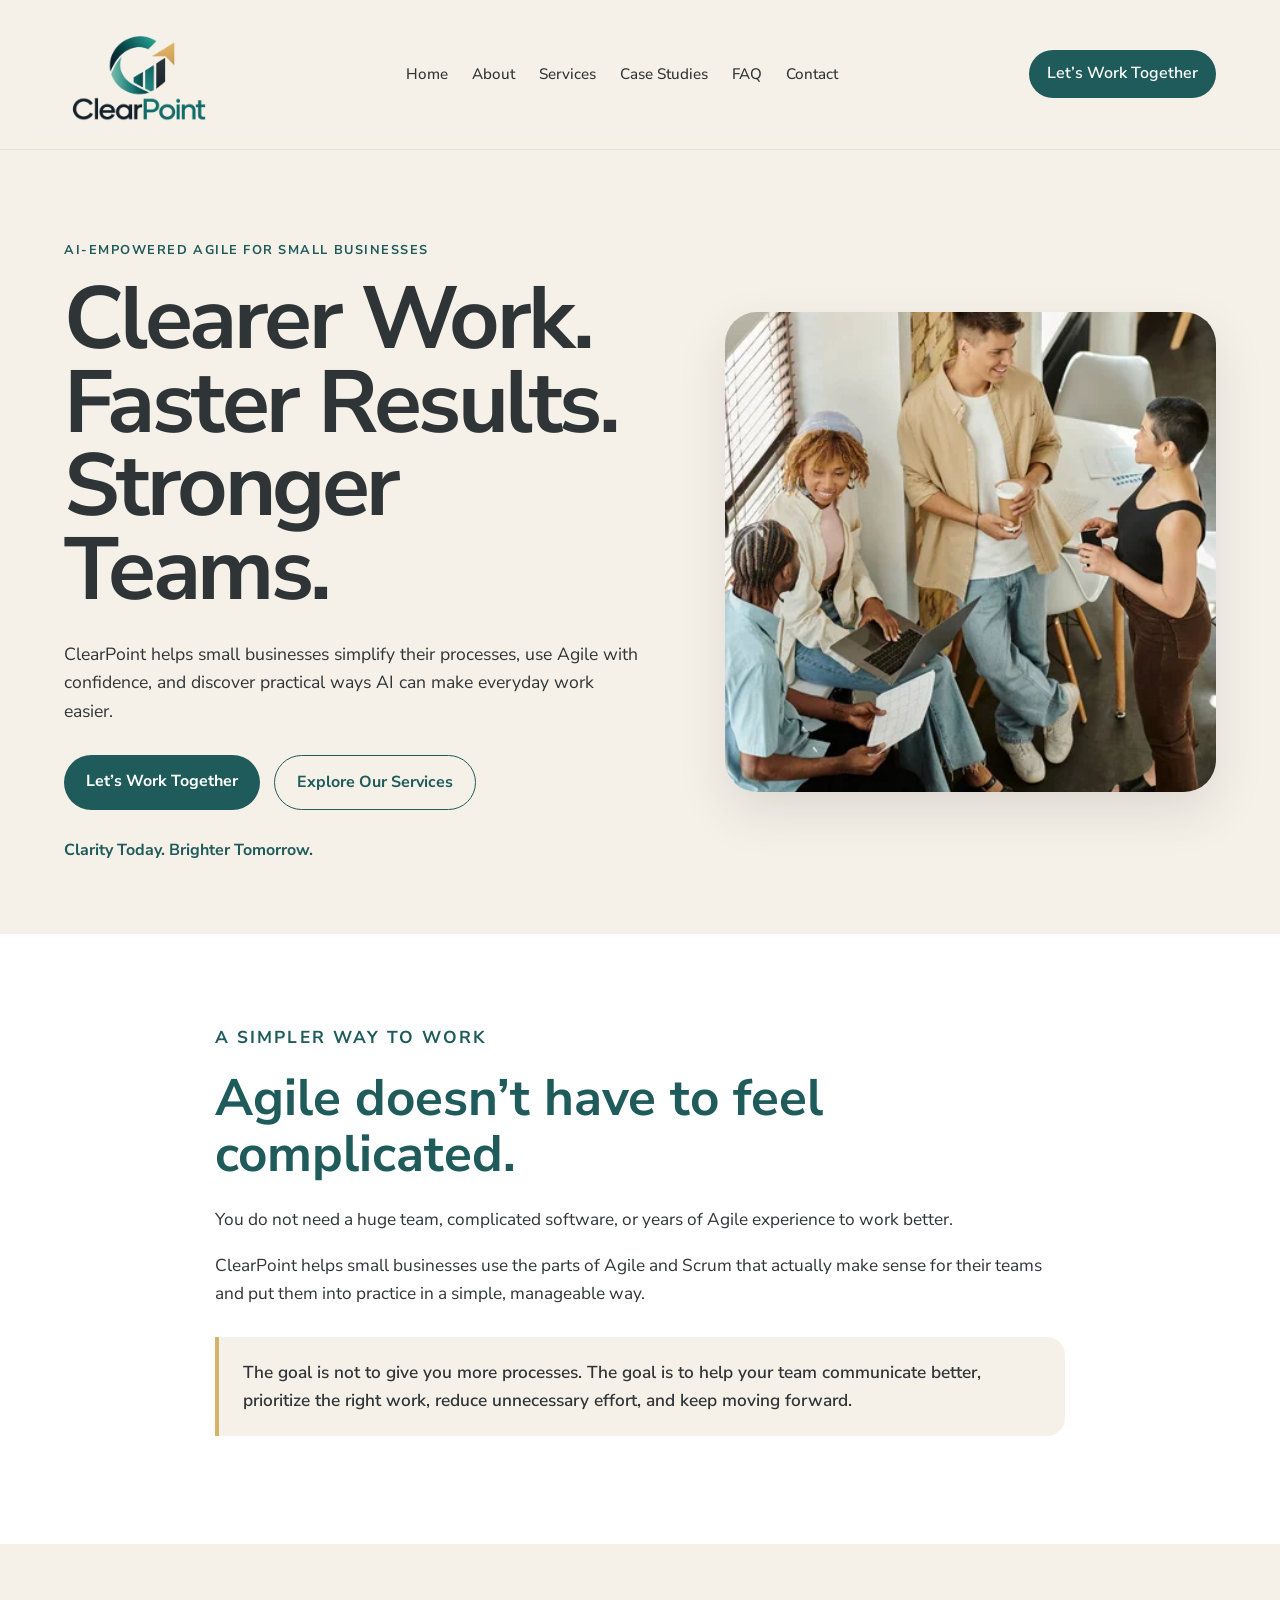
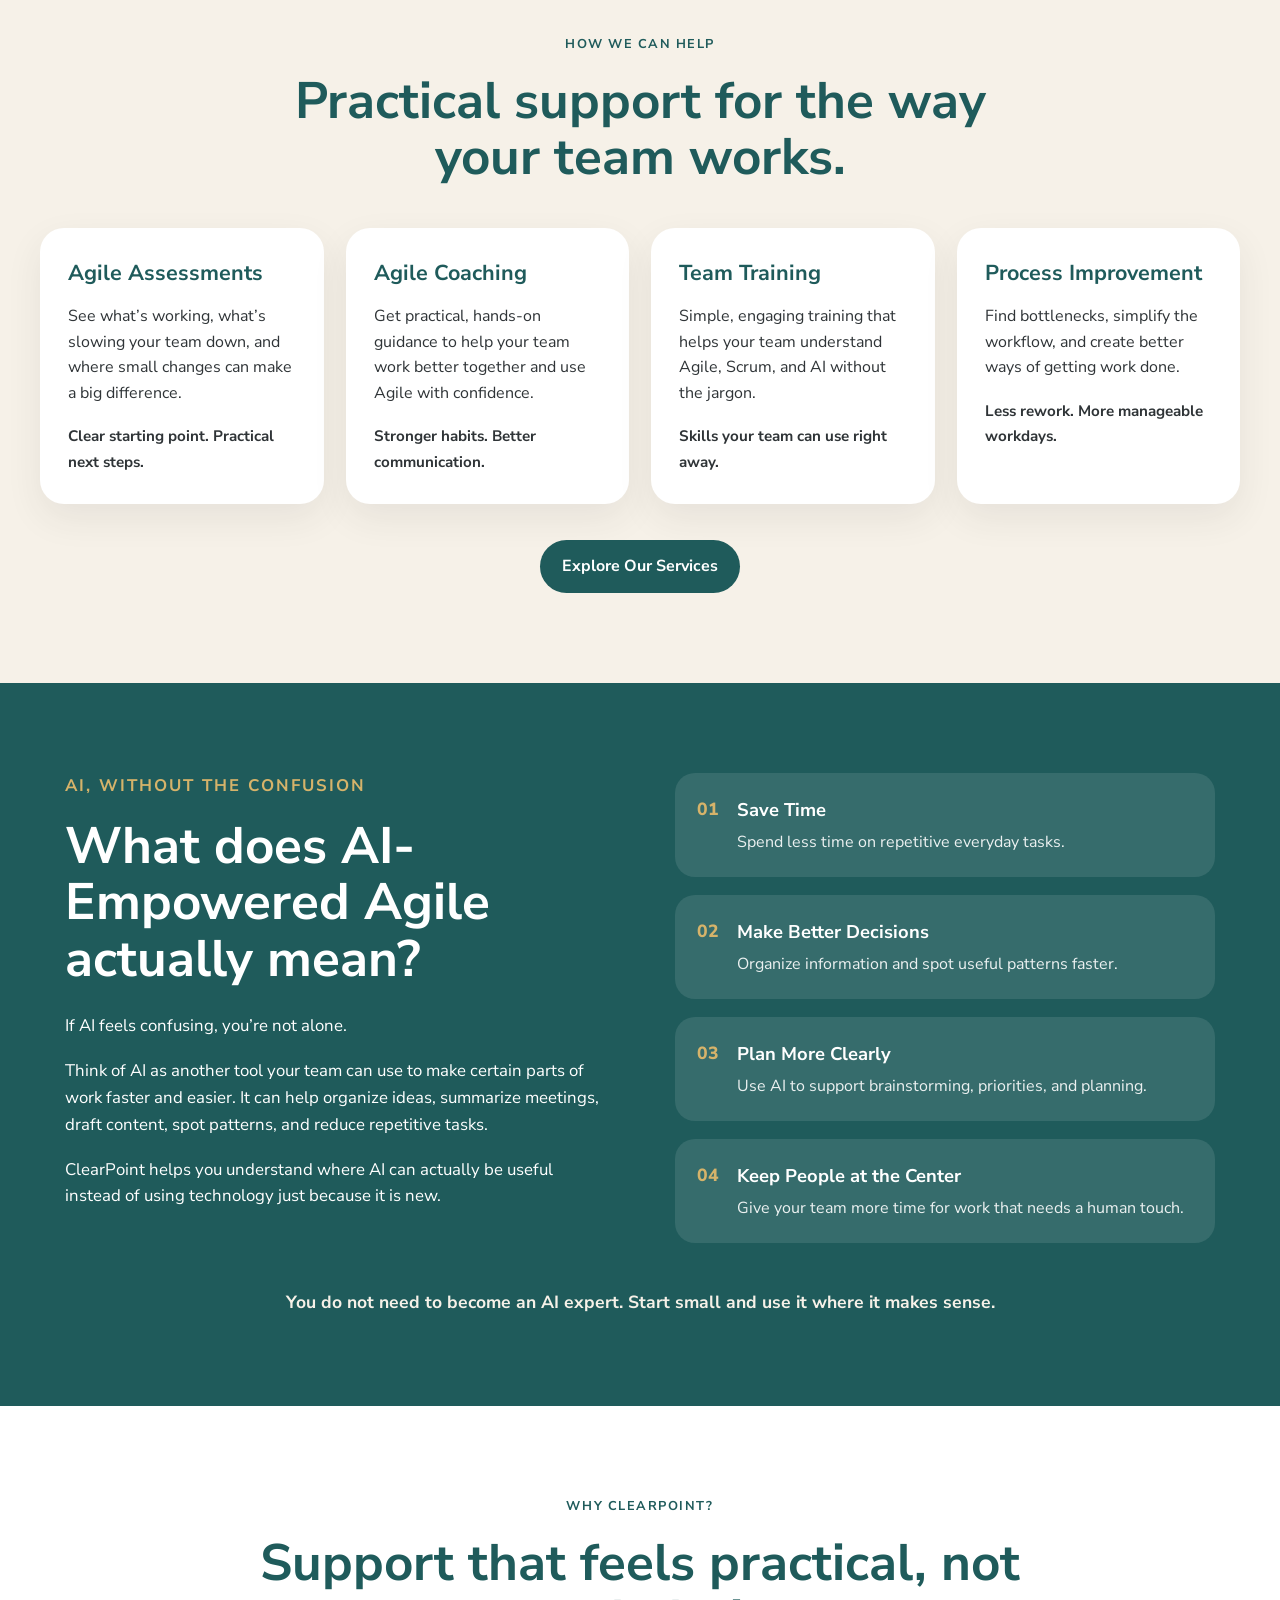
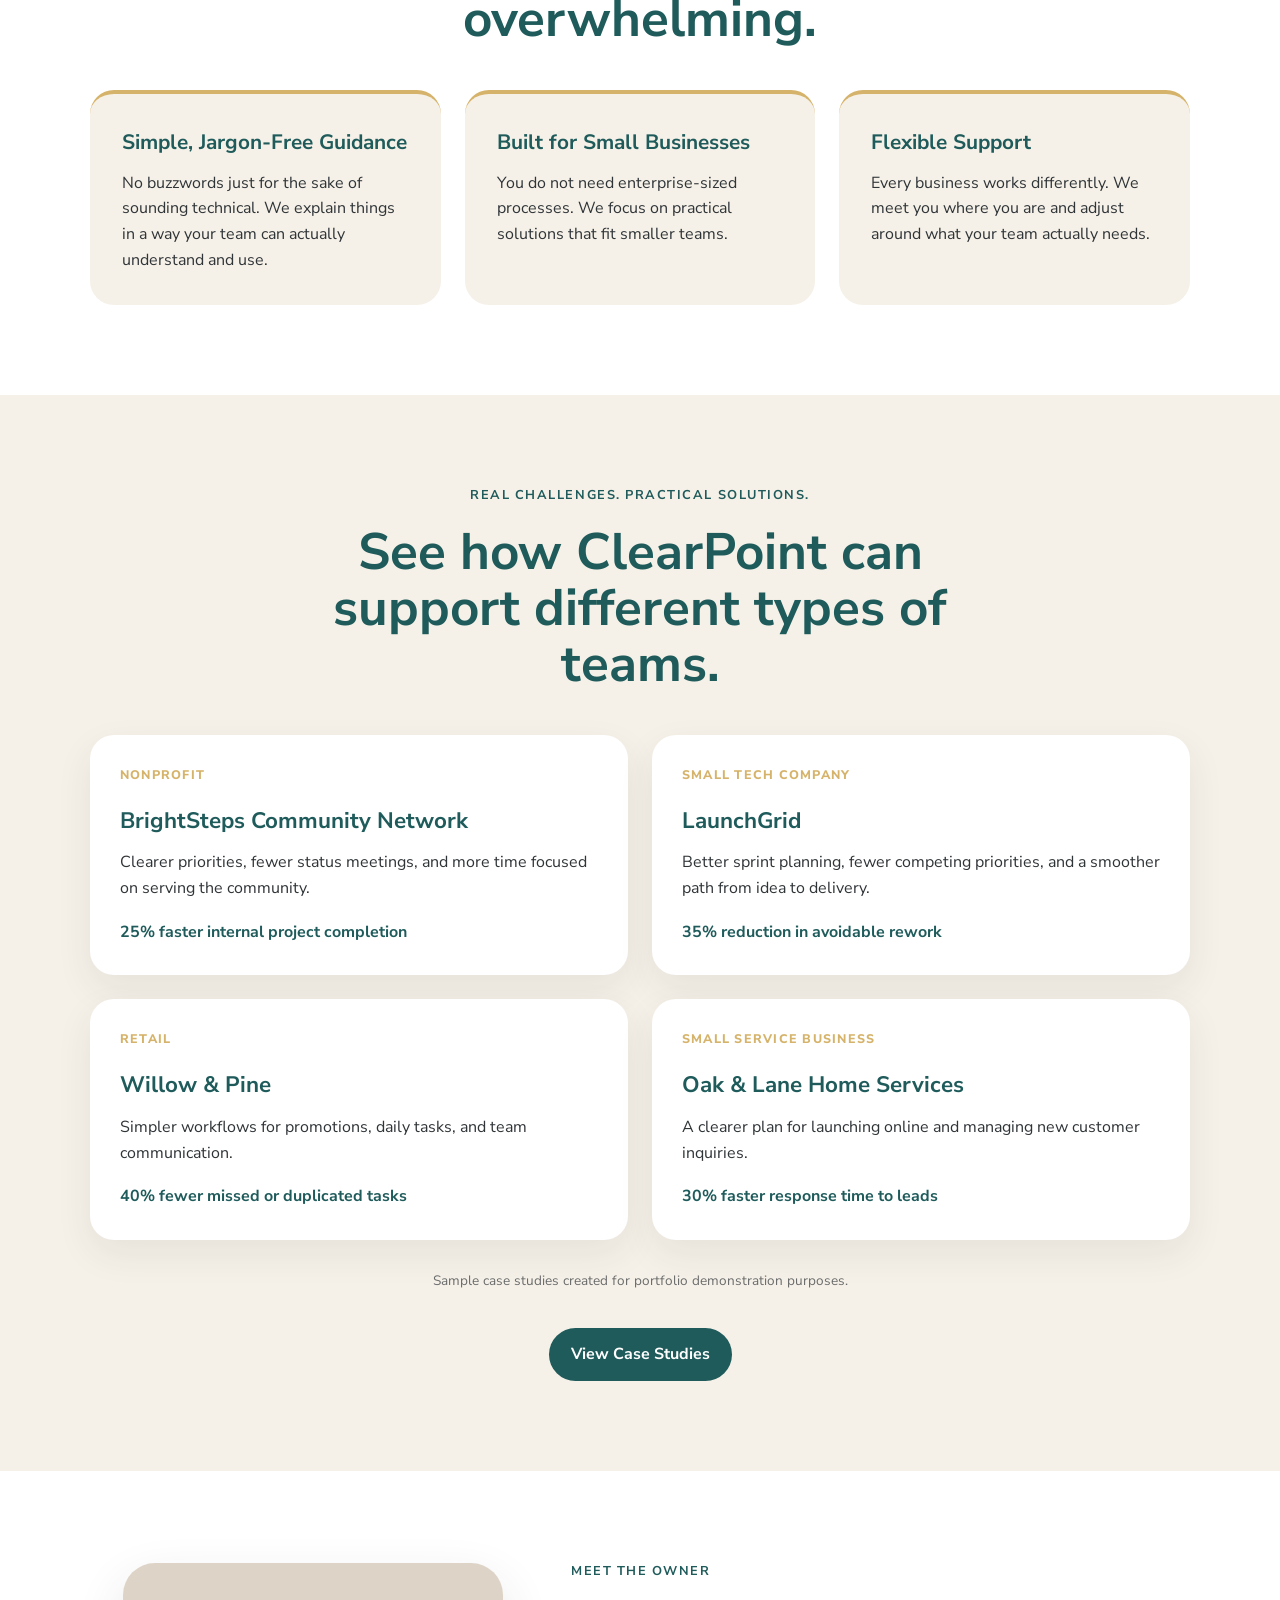
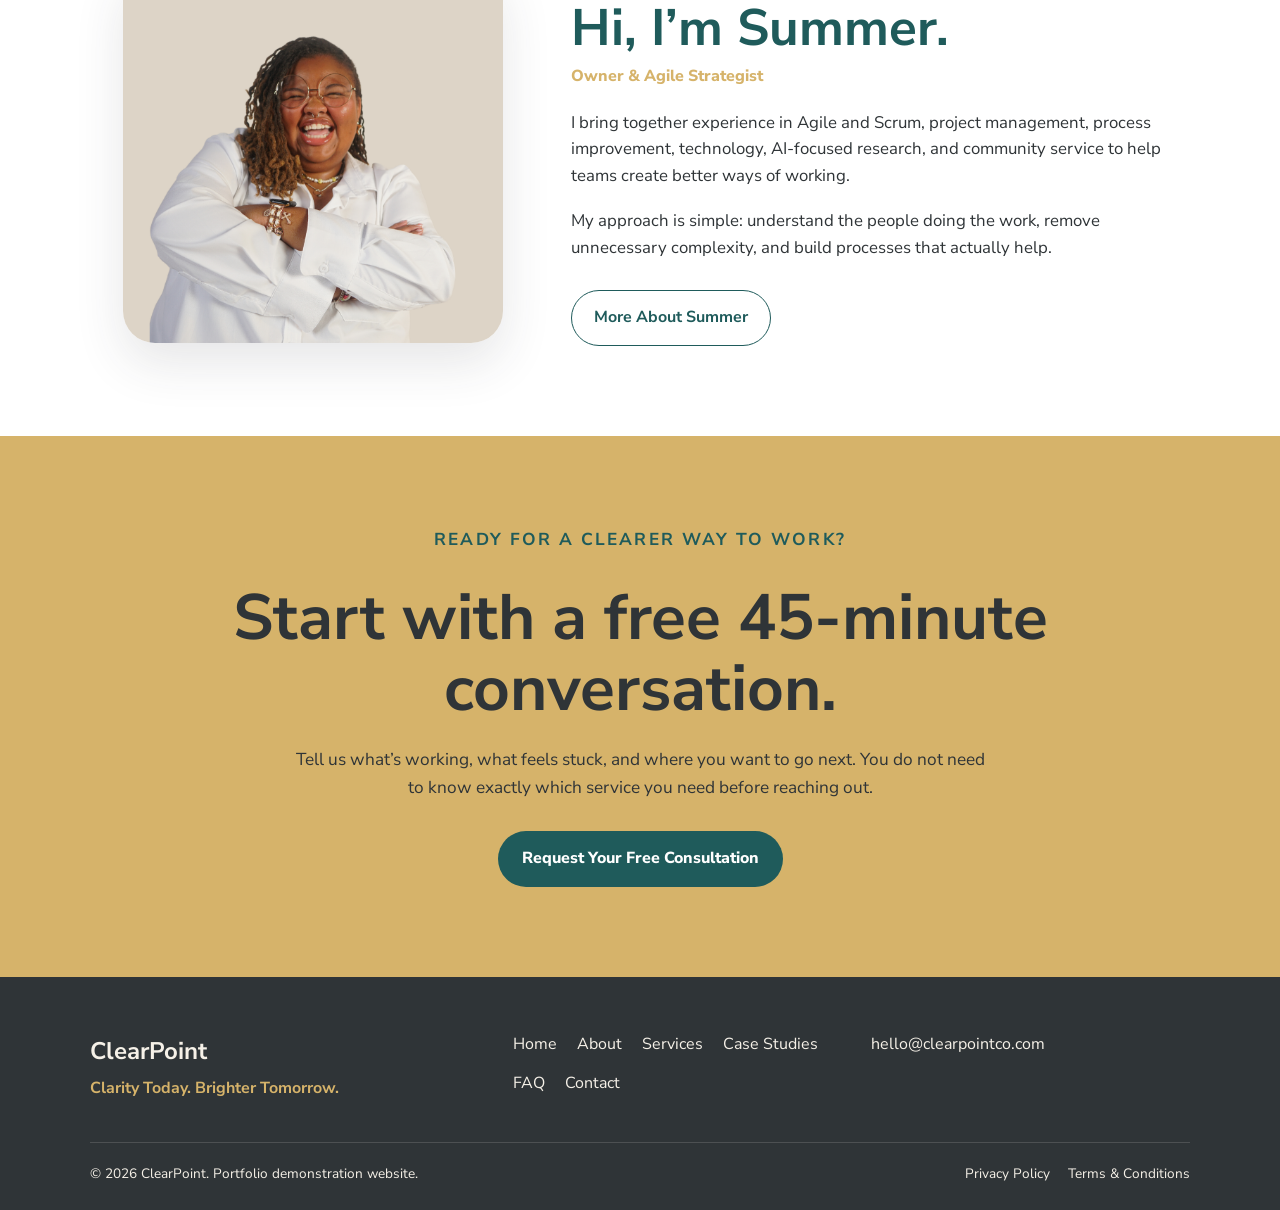
<file: index.html>
<!DOCTYPE html>
<html lang="en">
<head> 
    <meta charset="UTF-8">
    <meta name="viewport" content="width=device-width, initial-scale=1.0">
    <meta name="description" content="ClearPoint helps small businesses simplify work through practical Agile coaching, team training, process improvement, and approachable AI-powered solutions.">
    <title>ClearPoint | Agile & AI Consulting for Small Businesses</title>
    <link rel="preconnect" href="https://fonts.googleapis.com">
<link rel="preconnect" href="https://fonts.gstatic.com" crossorigin>
<link href="https://fonts.googleapis.com/css2?family=Nunito+Sans:wght@400;500;600;700;800&display=swap" rel="stylesheet">
    <link rel="icon" type="image/png" href="images/favicon.png">
<link rel="icon" type="image/png" href="images/favicon.png">
<link rel="icon" type="image/png" href="images/favicon.png">
<link rel="stylesheet" href="style.css">
</head>
<body>
<header class="site-header">
    <nav class="navbar">
      <a href="index.html" class="brand">
    <img src="images/clearpoint-logo.png" alt="ClearPoint">
</a>
        <div class="nav-links">
            <a href="index.html">Home</a>
            <a href="about.html">About</a>
            <a href="services.html">Services</a>
            <a href="case-studies.html">Case Studies</a>
            <a href="faq.html">FAQ</a>
            <a href="contact.html">Contact</a>
        </div>
        <button class="menu-toggle" aria-label="Open navigation menu" aria-expanded="false">
    ☰
</button>

        <a href="contact.html" class="nav-button">Let’s Work Together</a>
    </nav>
</header>    
<main>
    <section class="hero">
        <div class="hero-content">

            <p class="eyebrow">AI-EMPOWERED AGILE FOR SMALL BUSINESSES</p>

            <h1>
                Clearer Work.<br>
                Faster Results.<br>
                Stronger Teams.
            </h1>

            <p class="hero-description">
                ClearPoint helps small businesses simplify their processes,
                use Agile with confidence, and discover practical ways AI
                can make everyday work easier.
            </p>

            <div class="hero-buttons">
                <a href="contact.html" class="primary-button">
                    Let’s Work Together
                </a>

                <a href="services.html" class="secondary-button">
                    Explore Our Services
                </a>
            </div>

            <p class="hero-tagline">
                Clarity Today. Brighter Tomorrow.
            </p>

        </div>

        <div class="hero-image">
            <img src="images/hero-team.png" alt="Diverse team collaborating in a casual startup workspace" class="hero-photo">
        </div>
        </div>
    </section>
    <section class="intro-section">
    <div class="intro-content">
        <p class="eyebrow">A SIMPLER WAY TO WORK</p>

        <h2>Agile doesn’t have to feel complicated.</h2>

        <p>
            You do not need a huge team, complicated software, or years of Agile
            experience to work better.
        </p>

        <p>
            ClearPoint helps small businesses use the parts of Agile and Scrum
            that actually make sense for their teams and put them into practice
            in a simple, manageable way.
        </p>

        <p class="intro-highlight">
            The goal is not to give you more processes. The goal is to help your
            team communicate better, prioritize the right work, reduce unnecessary
            effort, and keep moving forward.
        </p>
    </div>
</section>
<section class="services-preview">
    <div class="section-heading">
        <p class="eyebrow">HOW WE CAN HELP</p>
        <h2>Practical support for the way your team works.</h2>
    </div>

    <div class="service-grid">

        <article class="service-card">
            <h3>Agile Assessments</h3>
            <p>
                See what’s working, what’s slowing your team down,
                and where small changes can make a big difference.
            </p>
            <span>
                Clear starting point. Practical next steps.
            </span>
        </article>

        <article class="service-card">
            <h3>Agile Coaching</h3>
            <p>
                Get practical, hands-on guidance to help your team
                work better together and use Agile with confidence.
            </p>
            <span>
                Stronger habits. Better communication.
            </span>
        </article>

        <article class="service-card">
            <h3>Team Training</h3>
            <p>
                Simple, engaging training that helps your team understand
                Agile, Scrum, and AI without the jargon.
            </p>
            <span>
                Skills your team can use right away.
            </span>
        </article>

        <article class="service-card">
            <h3>Process Improvement</h3>
            <p>
                Find bottlenecks, simplify the workflow, and create
                better ways of getting work done.
            </p>
            <span>
                Less rework. More manageable workdays.
            </span>
        </article>

    </div>

    <div class="section-button-wrap">
        <a href="services.html" class="primary-button">
            Explore Our Services
        </a>
    </div>
</section>
<section class="ai-section">
    <div class="ai-layout">

        <div class="ai-copy">
            <p class="eyebrow">AI, WITHOUT THE CONFUSION</p>

            <h2>What does AI-Empowered Agile actually mean?</h2>

            <p>
                If AI feels confusing, you’re not alone.
            </p>

            <p>
                Think of AI as another tool your team can use to make certain
                parts of work faster and easier. It can help organize ideas,
                summarize meetings, draft content, spot patterns, and reduce
                repetitive tasks.
            </p>

            <p>
                ClearPoint helps you understand where AI can actually be useful
                instead of using technology just because it is new.
            </p>
        </div>

        <div class="ai-benefits">

            <div class="benefit-item">
                <span>01</span>
                <div>
                    <h3>Save Time</h3>
                    <p>Spend less time on repetitive everyday tasks.</p>
                </div>
            </div>

            <div class="benefit-item">
                <span>02</span>
                <div>
                    <h3>Make Better Decisions</h3>
                    <p>Organize information and spot useful patterns faster.</p>
                </div>
            </div>

            <div class="benefit-item">
                <span>03</span>
                <div>
                    <h3>Plan More Clearly</h3>
                    <p>Use AI to support brainstorming, priorities, and planning.</p>
                </div>
            </div>

            <div class="benefit-item">
                <span>04</span>
                <div>
                    <h3>Keep People at the Center</h3>
                    <p>Give your team more time for work that needs a human touch.</p>
                </div>
            </div>

        </div>

    </div>

    <p class="ai-closing">
        You do not need to become an AI expert. Start small and use it where it makes sense.
    </p>
</section>
<section class="why-section">
    <div class="section-heading">
        <p class="eyebrow">WHY CLEARPOINT?</p>
        <h2>Support that feels practical, not overwhelming.</h2>
    </div>

    <div class="why-grid">

        <article class="why-card">
            <h3>Simple, Jargon-Free Guidance</h3>
            <p>
                No buzzwords just for the sake of sounding technical.
                We explain things in a way your team can actually understand and use.
            </p>
        </article>

        <article class="why-card">
            <h3>Built for Small Businesses</h3>
            <p>
                You do not need enterprise-sized processes.
                We focus on practical solutions that fit smaller teams.
            </p>
        </article>

        <article class="why-card">
            <h3>Flexible Support</h3>
            <p>
                Every business works differently.
                We meet you where you are and adjust around what your team actually needs.
            </p>
        </article>

    </div>
</section>
<section class="case-preview">
    <div class="section-heading">
        <p class="eyebrow">REAL CHALLENGES. PRACTICAL SOLUTIONS.</p>
        <h2>See how ClearPoint can support different types of teams.</h2>
    </div>

    <div class="case-grid">

        <article class="case-card">
            <p class="case-type">NONPROFIT</p>
            <h3>BrightSteps Community Network</h3>
            <p>
                Clearer priorities, fewer status meetings, and more time focused
                on serving the community.
            </p>
            <strong>25% faster internal project completion</strong>
        </article>

        <article class="case-card">
            <p class="case-type">SMALL TECH COMPANY</p>
            <h3>LaunchGrid</h3>
            <p>
                Better sprint planning, fewer competing priorities, and a smoother
                path from idea to delivery.
            </p>
            <strong>35% reduction in avoidable rework</strong>
        </article>

        <article class="case-card">
            <p class="case-type">RETAIL</p>
            <h3>Willow & Pine</h3>
            <p>
                Simpler workflows for promotions, daily tasks, and team communication.
            </p>
            <strong>40% fewer missed or duplicated tasks</strong>
        </article>

        <article class="case-card">
            <p class="case-type">SMALL SERVICE BUSINESS</p>
            <h3>Oak & Lane Home Services</h3>
            <p>
                A clearer plan for launching online and managing new customer inquiries.
            </p>
            <strong>30% faster response time to leads</strong>
        </article>

    </div>

    <p class="case-disclaimer">
        Sample case studies created for portfolio demonstration purposes.
    </p>

    <div class="section-button-wrap">
        <a href="case-studies.html" class="primary-button">
            View Case Studies
        </a>
    </div>
</section>
<section class="owner-preview">
    <div class="owner-layout">

        <div class="owner-image">
            <img 
                src="images/summer-headshot.png" 
                alt="Summer Hudson, Owner and Agile Strategist at ClearPoint"
            >
        </div>

        <div class="owner-content">
            <p class="eyebrow">MEET THE OWNER</p>

            <h2>Hi, I’m Summer.</h2>

            <p class="owner-title">Owner & Agile Strategist</p>

            <p>
                I bring together experience in Agile and Scrum, project management,
                process improvement, technology, AI-focused research, and community
                service to help teams create better ways of working.
            </p>

            <p>
                My approach is simple: understand the people doing the work,
                remove unnecessary complexity, and build processes that actually help.
            </p>

            <a href="about.html" class="secondary-button">
                More About Summer
            </a>
        </div>

    </div>
</section>
<section class="final-cta">
    <div class="final-cta-content">
        <p class="eyebrow">READY FOR A CLEARER WAY TO WORK?</p>

        <h2>Start with a free 45-minute conversation.</h2>

        <p>
            Tell us what’s working, what feels stuck, and where you want to go next.
            You do not need to know exactly which service you need before reaching out.
        </p>

        <a href="contact.html" class="cta-button">
            Request Your Free Consultation
        </a>
    </div>
</section>
</main>
<footer class="site-footer">
    <div class="footer-content">

        <div class="footer-brand">
            <h3>ClearPoint</h3>
            <p>Clarity Today. Brighter Tomorrow.</p>
        </div>

        <div class="footer-links">
            <a href="index.html">Home</a>
            <a href="about.html">About</a>
            <a href="services.html">Services</a>
            <a href="case-studies.html">Case Studies</a>
            <a href="faq.html">FAQ</a>
            <a href="contact.html">Contact</a>
        </div>

        <div class="footer-contact">
            <a href="mailto:hello@clearpointco.com">hello@clearpointco.com</a>
        </div>

    </div>

    <div class="footer-bottom">
        <p>© 2026 ClearPoint. Portfolio demonstration website.</p>

        <div class="footer-legal">
            <a href="privacy.html">Privacy Policy</a>
            <a href="terms.html">Terms & Conditions</a>
        </div>
    </div>
</footer>
<button id="backToTop" class="back-to-top" aria-label="Back to top">
    ↑
</button>
<script src="script.js"></script>
</body>
</html>
</file>
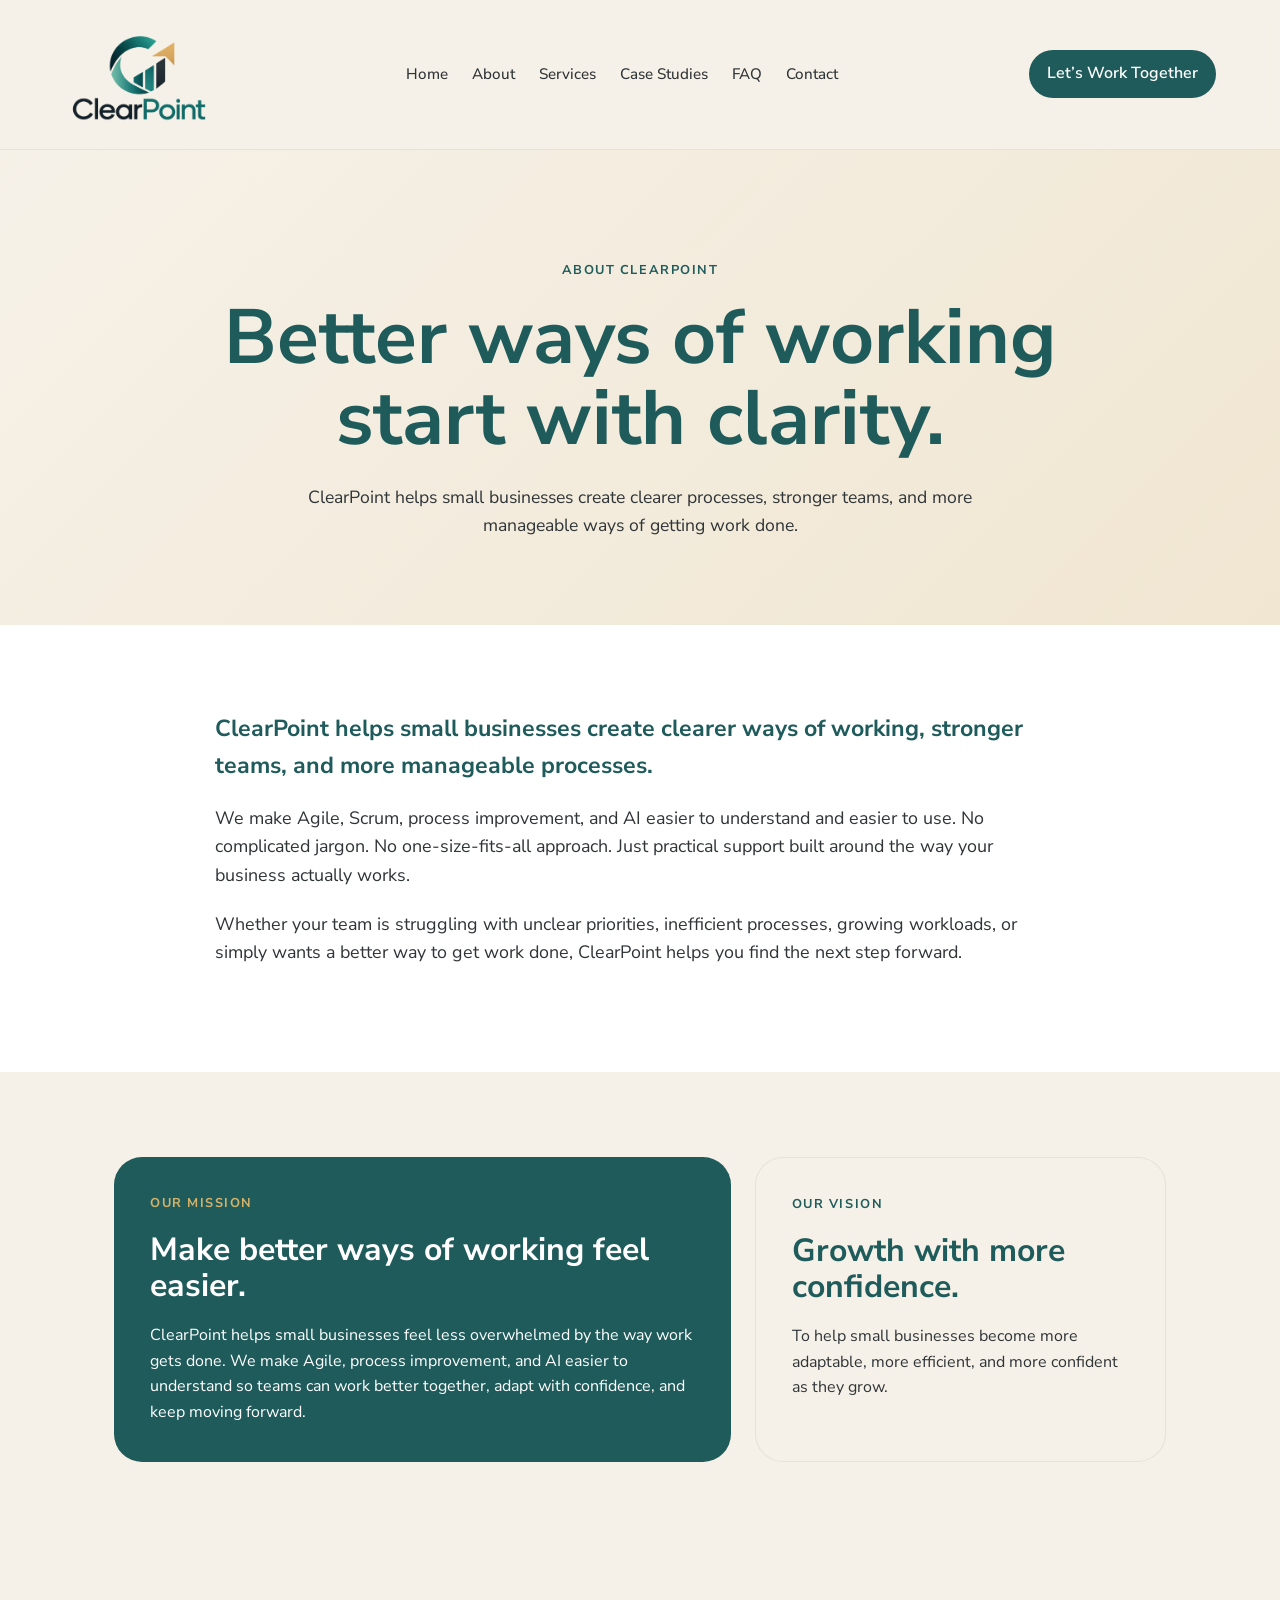
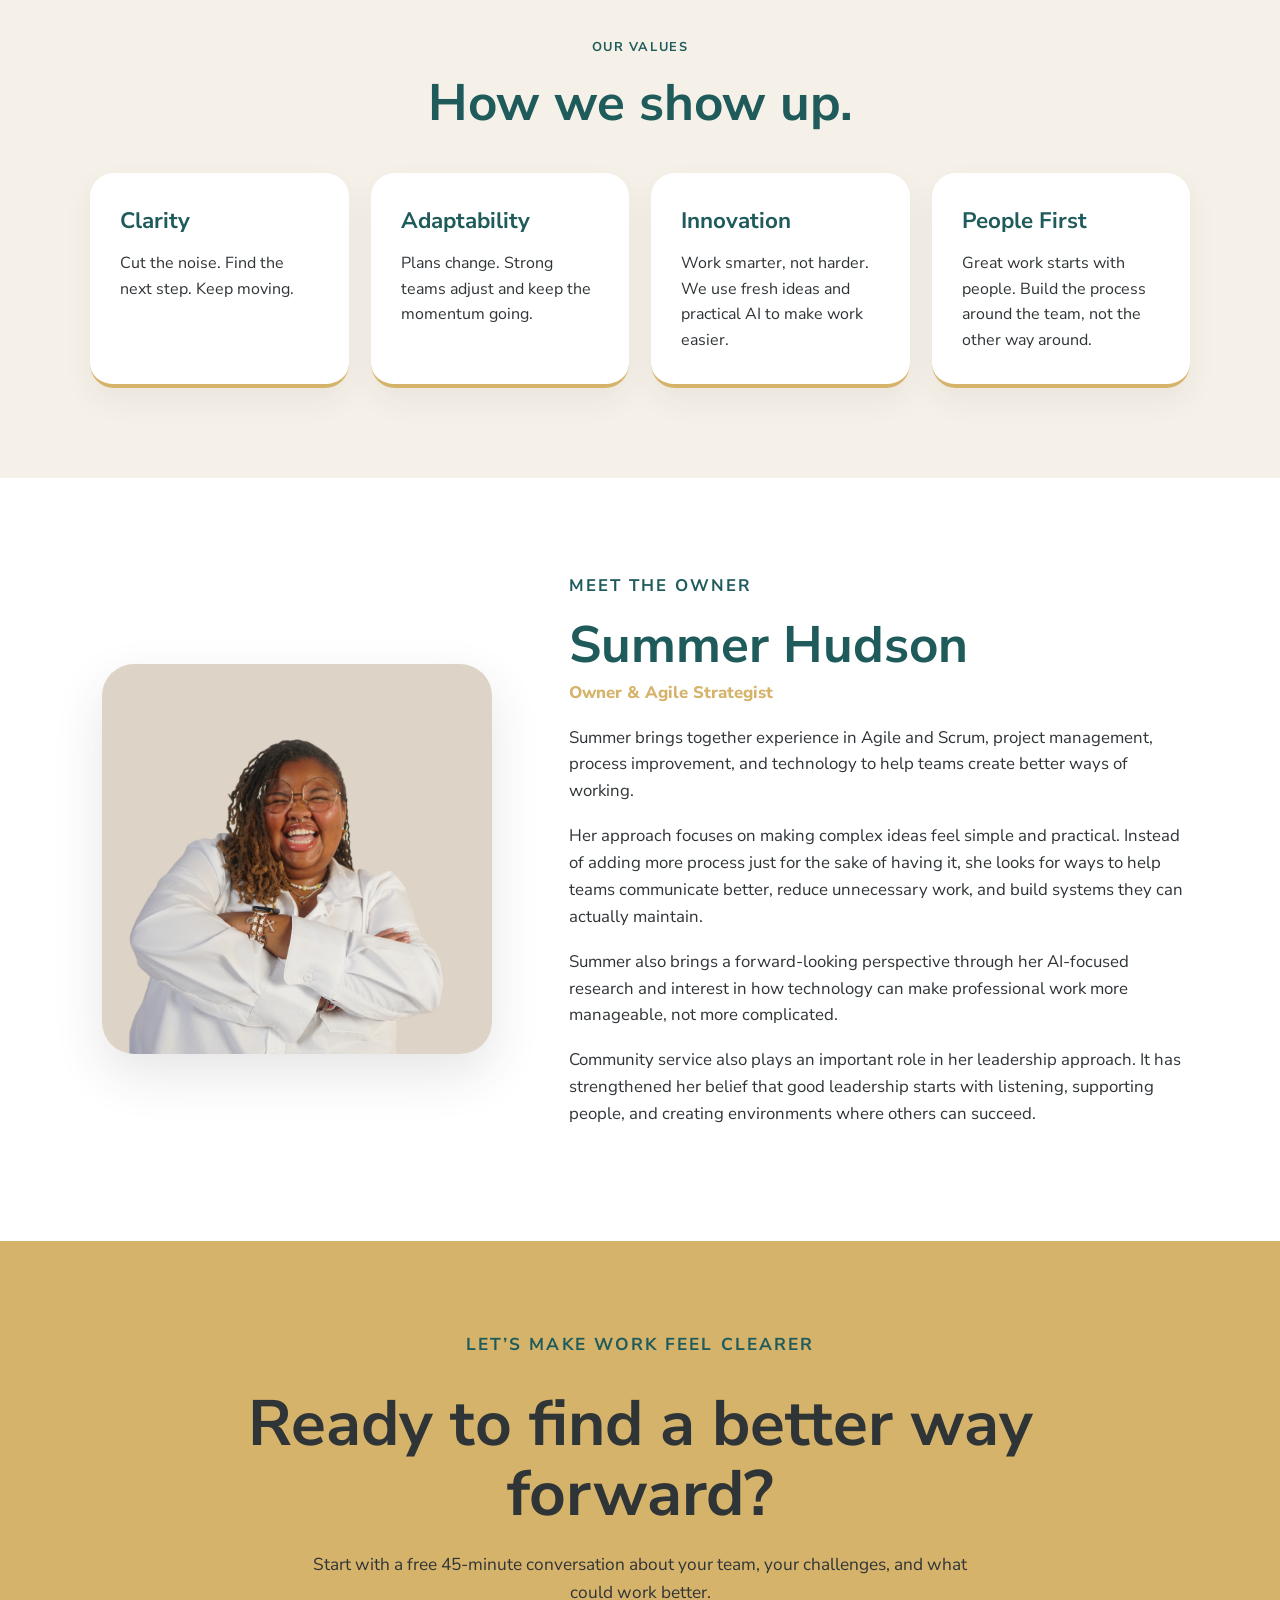
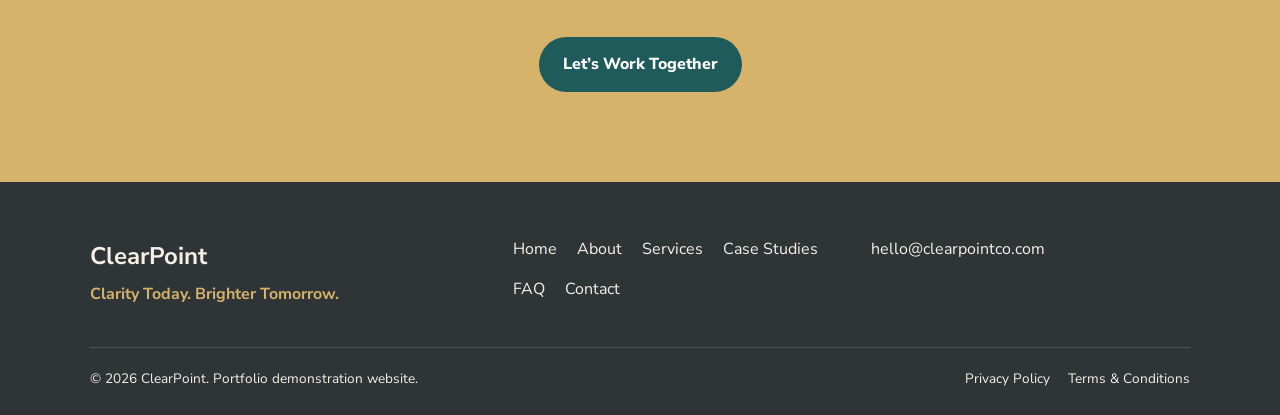
<file: about.html>
<!DOCTYPE html>
<html lang="en">
<head> 
    <meta charset="UTF-8">
    <meta name="viewport" content="width=device-width, initial-scale=1.0">
    <meta name="description" content="Learn about ClearPoint, our mission, vision, values, and Summer Hudson's people-first approach to Agile, process improvement, and AI for small businesses.">
    <title>About ClearPoint | Agile & AI Consulting</title>
    <link rel="preconnect" href="https://fonts.googleapis.com">
<link rel="preconnect" href="https://fonts.gstatic.com" crossorigin>
<link href="https://fonts.googleapis.com/css2?family=Nunito+Sans:wght@400;500;600;700;800&display=swap" rel="stylesheet">
    <link rel="icon" type="image/png" href="images/favicon.png">
<link rel="icon" type="image/png" href="images/favicon.png">
<link rel="icon" type="image/png" href="images/favicon.png">
<link rel="stylesheet" href="style.css">
</head>
<body>
<header class="site-header">
    <nav class="navbar">
        <a href="index.html" class="brand">
    <img src="images/clearpoint-logo.png" alt="ClearPoint">
</a>

        <div class="nav-links">
            <a href="index.html">Home</a>
            <a href="about.html">About</a>
            <a href="services.html">Services</a>
            <a href="case-studies.html">Case Studies</a>
            <a href="faq.html">FAQ</a>
            <a href="contact.html">Contact</a>
        </div>
        <button class="menu-toggle" aria-label="Open navigation menu" aria-expanded="false">
    ☰
</button>

        <a href="contact.html" class="nav-button">Let’s Work Together</a>
    </nav>
</header>    
<main>
   <section class="page-hero">
    <div class="page-hero-content">
        <p class="eyebrow">ABOUT CLEARPOINT</p>

        <h1>Better ways of working start with clarity.</h1>

        <p>
            ClearPoint helps small businesses create clearer processes,
            stronger teams, and more manageable ways of getting work done.
        </p>
    </div>
</section>
<section class="about-intro">
    <div class="about-intro-content">
        <p>
            ClearPoint helps small businesses create clearer ways of working,
            stronger teams, and more manageable processes.
        </p>

        <p>
            We make Agile, Scrum, process improvement, and AI easier to understand
            and easier to use. No complicated jargon. No one-size-fits-all approach.
            Just practical support built around the way your business actually works.
        </p>

        <p>
            Whether your team is struggling with unclear priorities, inefficient
            processes, growing workloads, or simply wants a better way to get work
            done, ClearPoint helps you find the next step forward.
        </p>
    </div>
</section>
<section class="mission-vision">
    <div class="mission-card">
        <p class="eyebrow">OUR MISSION</p>
        <h2>Make better ways of working feel easier.</h2>
        <p>
            ClearPoint helps small businesses feel less overwhelmed by the way work gets done.
            We make Agile, process improvement, and AI easier to understand so teams can work
            better together, adapt with confidence, and keep moving forward.
        </p>
    </div>

    <div class="vision-card">
        <p class="eyebrow">OUR VISION</p>
        <h2>Growth with more confidence.</h2>
        <p>
            To help small businesses become more adaptable, more efficient,
            and more confident as they grow.
        </p>
    </div>
</section>
<section class="values-section">
    <div class="section-heading">
        <p class="eyebrow">OUR VALUES</p>
        <h2>How we show up.</h2>
    </div>

    <div class="values-grid">

        <article class="value-card">
            <h3>Clarity</h3>
            <p>Cut the noise. Find the next step. Keep moving.</p>
        </article>

        <article class="value-card">
            <h3>Adaptability</h3>
            <p>Plans change. Strong teams adjust and keep the momentum going.</p>
        </article>

        <article class="value-card">
            <h3>Innovation</h3>
            <p>Work smarter, not harder. We use fresh ideas and practical AI to make work easier.</p>
        </article>

        <article class="value-card">
            <h3>People First</h3>
            <p>Great work starts with people. Build the process around the team, not the other way around.</p>
        </article>

    </div>
</section>
<section class="about-owner">
    <div class="about-owner-layout">

        <div class="about-owner-image">
            <img
                src="images/summer-headshot.png"
                alt="Summer Hudson, Owner and Agile Strategist at ClearPoint"
            >
        </div>

        <div class="about-owner-content">
            <p class="eyebrow">MEET THE OWNER</p>

            <h2>Summer Hudson</h2>
            <p class="owner-title">Owner & Agile Strategist</p>

            <p>
                Summer brings together experience in Agile and Scrum, project
                management, process improvement, and technology to help teams
                create better ways of working.
            </p>

            <p>
                Her approach focuses on making complex ideas feel simple and
                practical. Instead of adding more process just for the sake of
                having it, she looks for ways to help teams communicate better,
                reduce unnecessary work, and build systems they can actually maintain.
            </p>

            <p>
                Summer also brings a forward-looking perspective through her
                AI-focused research and interest in how technology can make
                professional work more manageable, not more complicated.
            </p>

            <p>
                Community service also plays an important role in her leadership
                approach. It has strengthened her belief that good leadership starts
                with listening, supporting people, and creating environments where
                others can succeed.
            </p>
        </div>

    </div>
</section>
<section class="final-cta">
    <div class="final-cta-content">
        <p class="eyebrow">LET’S MAKE WORK FEEL CLEARER</p>

        <h2>Ready to find a better way forward?</h2>

        <p>
            Start with a free 45-minute conversation about your team,
            your challenges, and what could work better.
        </p>

        <a href="contact.html" class="cta-button">
            Let’s Work Together
        </a>
    </div>
</section>
</main>
<footer class="site-footer">
    <div class="footer-content">

        <div class="footer-brand">
            <h3>ClearPoint</h3>
            <p>Clarity Today. Brighter Tomorrow.</p>
        </div>

        <div class="footer-links">
            <a href="index.html">Home</a>
            <a href="about.html">About</a>
            <a href="services.html">Services</a>
            <a href="case-studies.html">Case Studies</a>
            <a href="faq.html">FAQ</a>
            <a href="contact.html">Contact</a>
        </div>

        <div class="footer-contact">
            <a href="mailto:hello@clearpointco.com">hello@clearpointco.com</a>
        </div>

    </div>

    <div class="footer-bottom">
        <p>© 2026 ClearPoint. Portfolio demonstration website.</p>

        <div class="footer-legal">
            <a href="privacy.html">Privacy Policy</a>
            <a href="terms.html">Terms & Conditions</a>
        </div>
    </div>
</footer>
<button id="backToTop" class="back-to-top" aria-label="Back to top">
    ↑
</button>
<script src="script.js"></script>
</body>
</html>
</file>
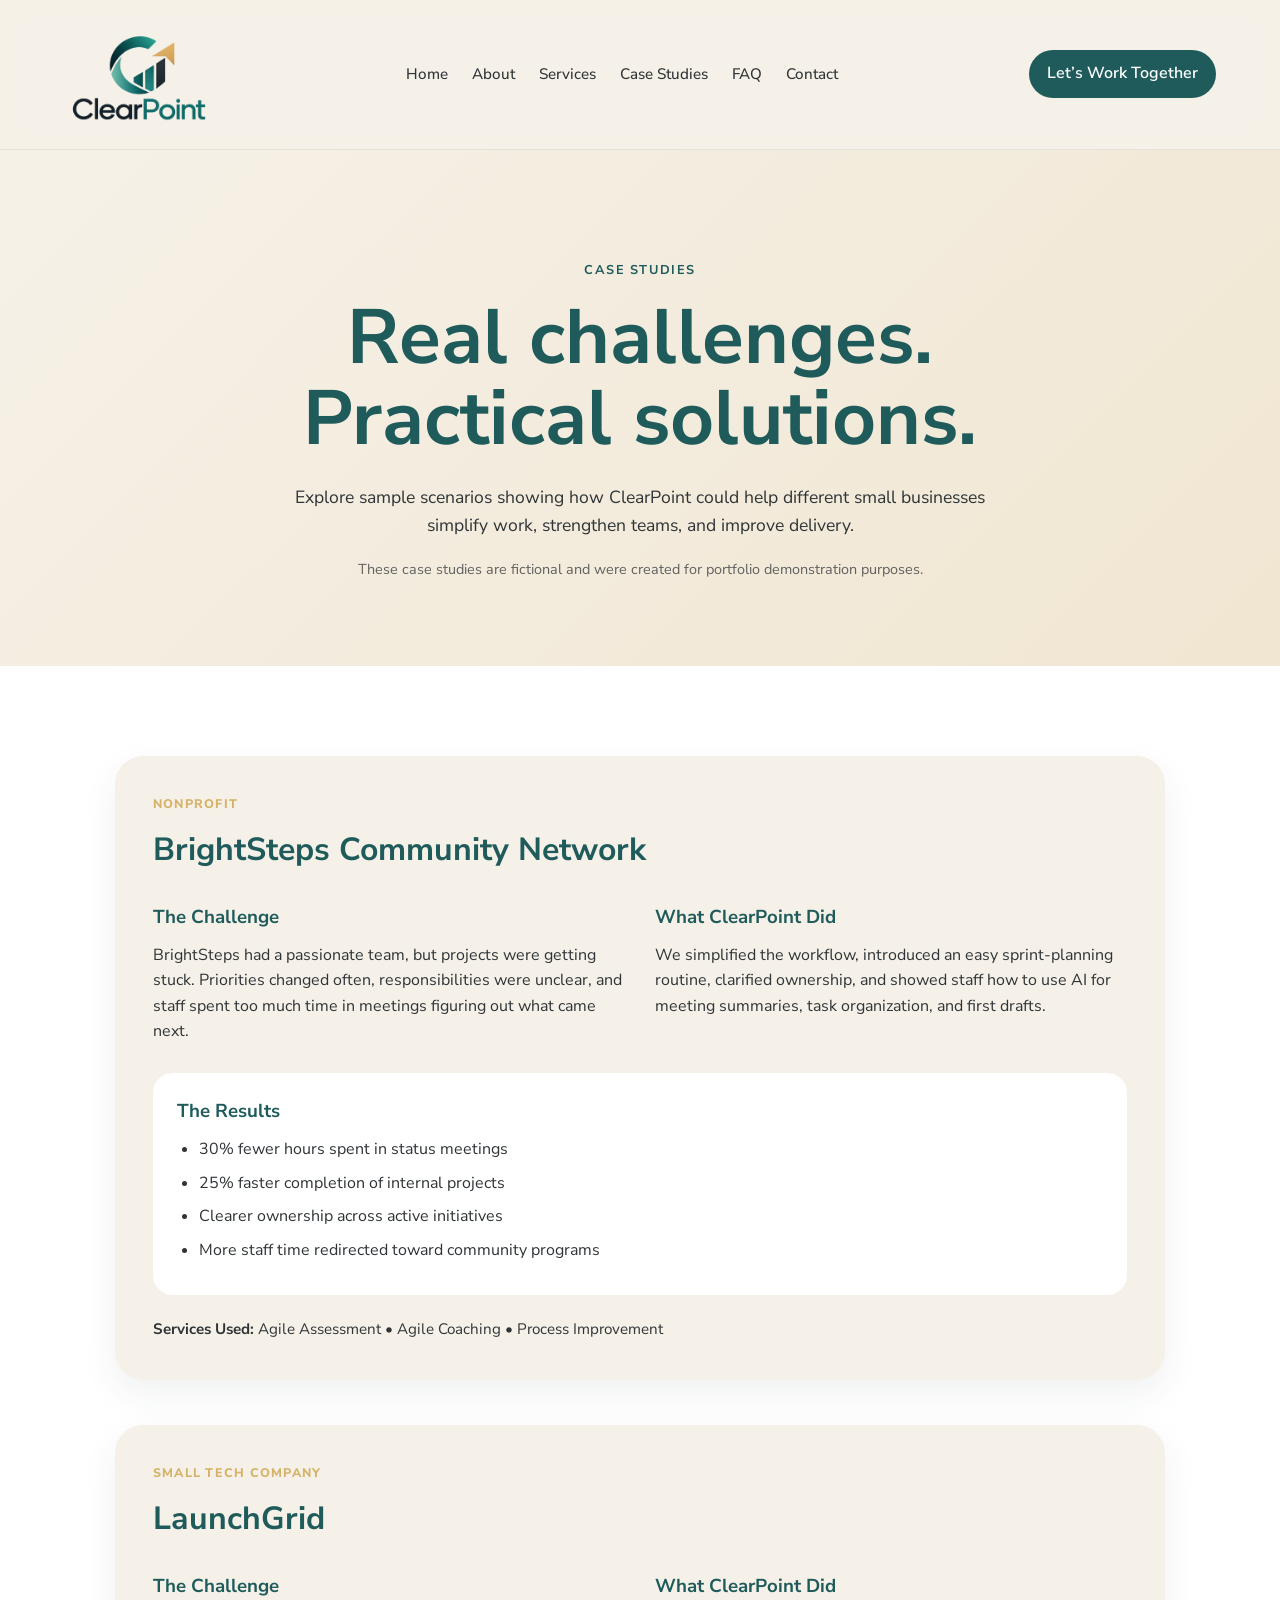
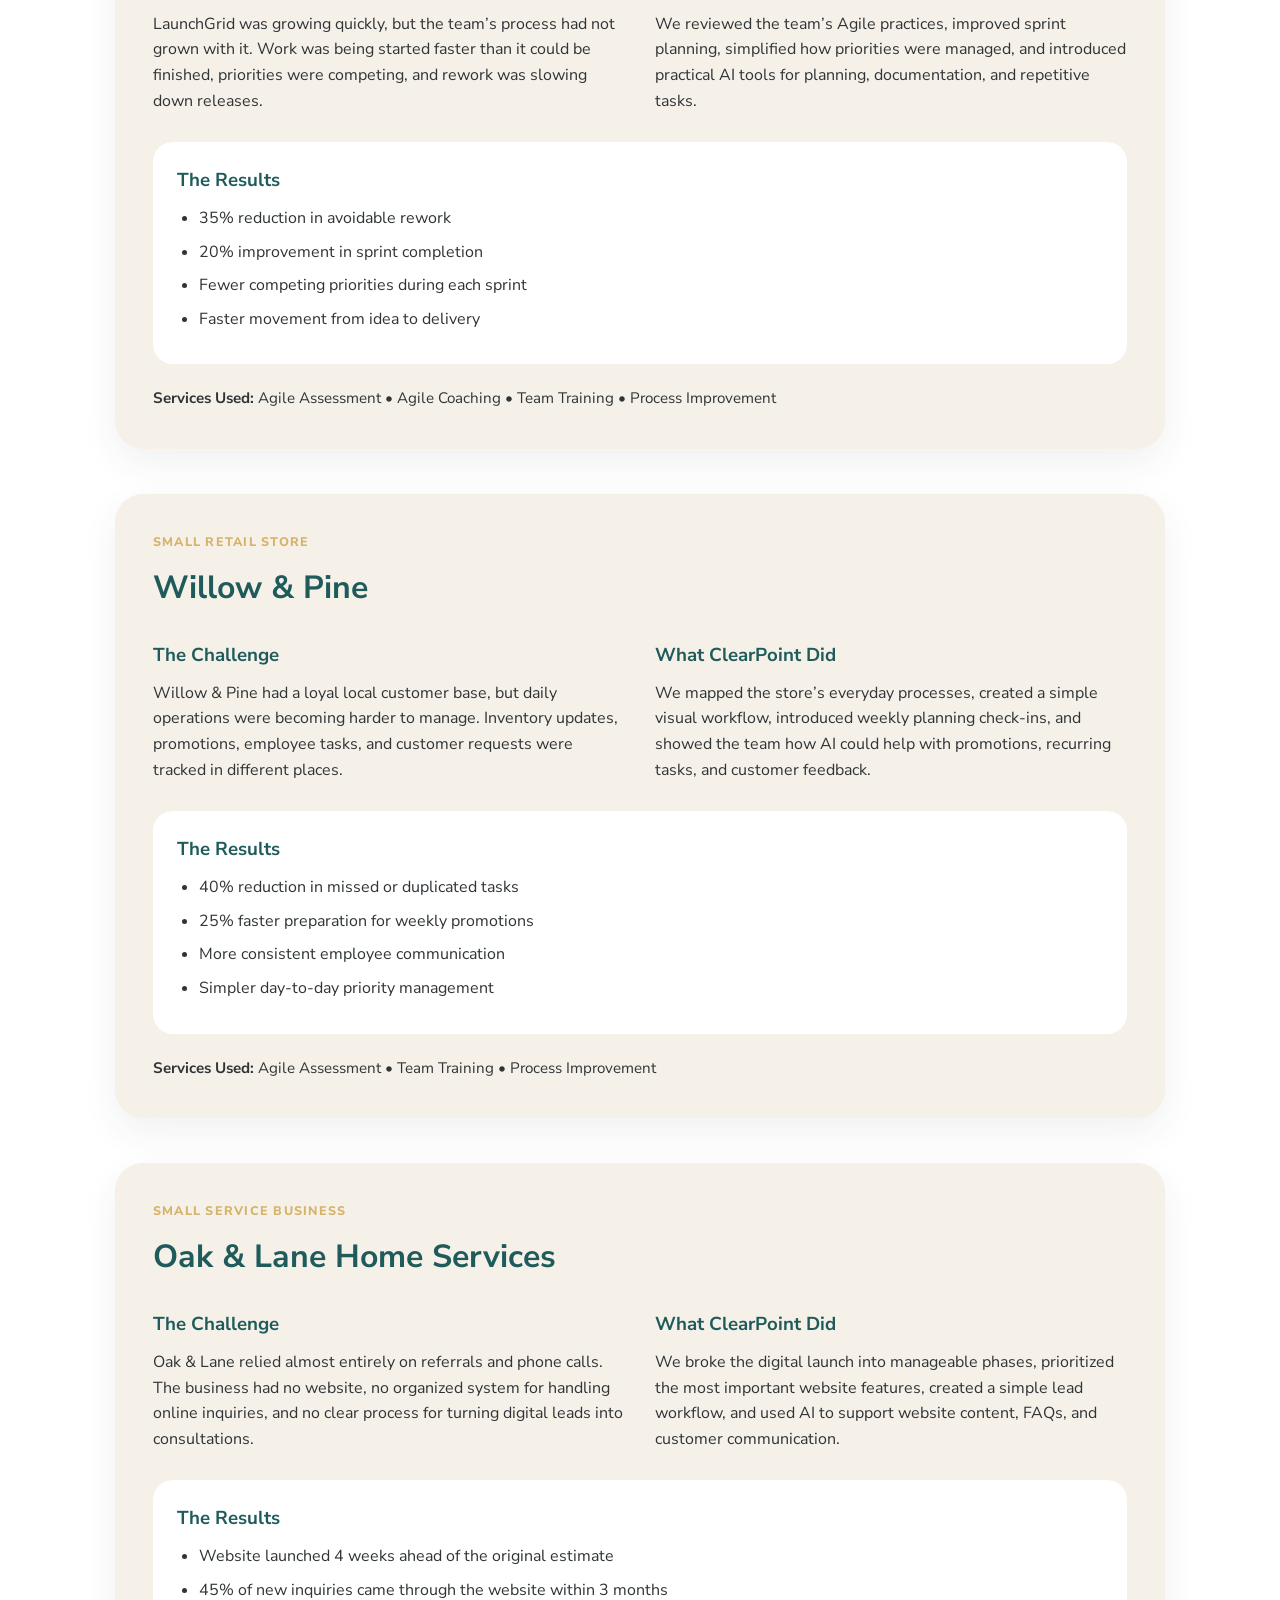
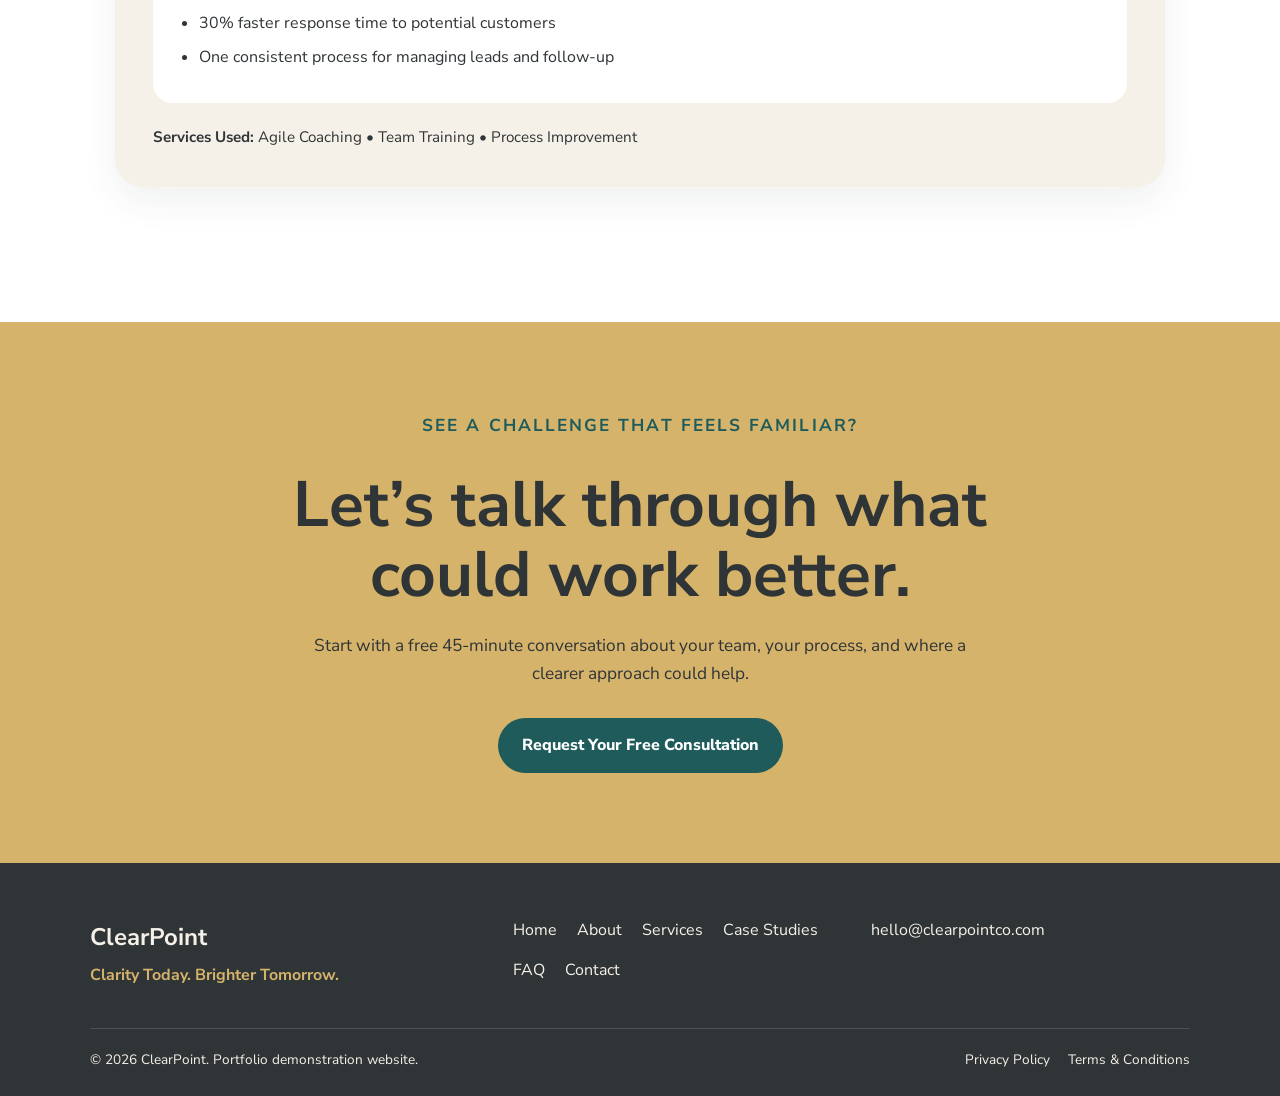
<file: case-studies.html>
<!DOCTYPE html>
<html lang="en">
<head> 
    <meta charset="UTF-8">
    <meta name="viewport" content="width=device-width, initial-scale=1.0">
    <meta name="description" content="Explore sample ClearPoint case studies showing how Agile coaching, process improvement, team training, and AI-supported workflows can help small businesses work better.">
    <title>Case Studies | ClearPoint Agile & AI Consulting</title>
    <link rel="preconnect" href="https://fonts.googleapis.com">
<link rel="preconnect" href="https://fonts.gstatic.com" crossorigin>
<link href="https://fonts.googleapis.com/css2?family=Nunito+Sans:wght@400;500;600;700;800&display=swap" rel="stylesheet">
    <link rel="icon" type="image/png" href="images/favicon.png">
<link rel="icon" type="image/png" href="images/favicon.png">
<link rel="icon" type="image/png" href="images/favicon.png">
<link rel="stylesheet" href="style.css">
</head>
<body>
<header class="site-header">
    <nav class="navbar">
        <a href="index.html" class="brand">
    <img src="images/clearpoint-logo.png" alt="ClearPoint">
</a>

        <div class="nav-links">
            <a href="index.html">Home</a>
            <a href="about.html">About</a>
            <a href="services.html">Services</a>
            <a href="case-studies.html">Case Studies</a>
            <a href="faq.html">FAQ</a>
            <a href="contact.html">Contact</a>
        </div>
        <button class="menu-toggle" aria-label="Open navigation menu" aria-expanded="false">
    ☰
</button>

        <a href="contact.html" class="nav-button">Let’s Work Together</a>
    </nav>
</header>    
<main>
<section class="page-hero">
    <div class="page-hero-content">
        <p class="eyebrow">CASE STUDIES</p>

        <h1>Real challenges. Practical solutions.</h1>

        <p>
            Explore sample scenarios showing how ClearPoint could help different
            small businesses simplify work, strengthen teams, and improve delivery.
        </p>

        <p class="case-page-disclaimer">
            These case studies are fictional and were created for portfolio demonstration purposes.
        </p>
    </div>
</section>
<section class="case-studies-detail">

    <article class="case-study-block">
        <div class="case-study-heading">
            <p class="case-type">NONPROFIT</p>
            <h2>BrightSteps Community Network</h2>
        </div>

        <div class="case-study-content">
            <div>
                <h3>The Challenge</h3>
                <p>
                    BrightSteps had a passionate team, but projects were getting stuck.
                    Priorities changed often, responsibilities were unclear, and staff
                    spent too much time in meetings figuring out what came next.
                </p>
            </div>

            <div>
                <h3>What ClearPoint Did</h3>
                <p>
                    We simplified the workflow, introduced an easy sprint-planning
                    routine, clarified ownership, and showed staff how to use AI for
                    meeting summaries, task organization, and first drafts.
                </p>
            </div>
        </div>

        <div class="results-box">
            <h3>The Results</h3>
            <ul>
                <li>30% fewer hours spent in status meetings</li>
                <li>25% faster completion of internal projects</li>
                <li>Clearer ownership across active initiatives</li>
                <li>More staff time redirected toward community programs</li>
            </ul>
        </div>

        <p class="services-used">
            <strong>Services Used:</strong> Agile Assessment • Agile Coaching • Process Improvement
        </p>
    </article>


    <article class="case-study-block">
        <div class="case-study-heading">
            <p class="case-type">SMALL TECH COMPANY</p>
            <h2>LaunchGrid</h2>
        </div>

        <div class="case-study-content">
            <div>
                <h3>The Challenge</h3>
                <p>
                    LaunchGrid was growing quickly, but the team’s process had not grown
                    with it. Work was being started faster than it could be finished,
                    priorities were competing, and rework was slowing down releases.
                </p>
            </div>

            <div>
                <h3>What ClearPoint Did</h3>
                <p>
                    We reviewed the team’s Agile practices, improved sprint planning,
                    simplified how priorities were managed, and introduced practical AI
                    tools for planning, documentation, and repetitive tasks.
                </p>
            </div>
        </div>

        <div class="results-box">
            <h3>The Results</h3>
            <ul>
                <li>35% reduction in avoidable rework</li>
                <li>20% improvement in sprint completion</li>
                <li>Fewer competing priorities during each sprint</li>
                <li>Faster movement from idea to delivery</li>
            </ul>
        </div>

        <p class="services-used">
            <strong>Services Used:</strong> Agile Assessment • Agile Coaching • Team Training • Process Improvement
        </p>
    </article>


    <article class="case-study-block">
        <div class="case-study-heading">
            <p class="case-type">SMALL RETAIL STORE</p>
            <h2>Willow & Pine</h2>
        </div>

        <div class="case-study-content">
            <div>
                <h3>The Challenge</h3>
                <p>
                    Willow & Pine had a loyal local customer base, but daily operations
                    were becoming harder to manage. Inventory updates, promotions,
                    employee tasks, and customer requests were tracked in different places.
                </p>
            </div>

            <div>
                <h3>What ClearPoint Did</h3>
                <p>
                    We mapped the store’s everyday processes, created a simple visual
                    workflow, introduced weekly planning check-ins, and showed the team
                    how AI could help with promotions, recurring tasks, and customer feedback.
                </p>
            </div>
        </div>

        <div class="results-box">
            <h3>The Results</h3>
            <ul>
                <li>40% reduction in missed or duplicated tasks</li>
                <li>25% faster preparation for weekly promotions</li>
                <li>More consistent employee communication</li>
                <li>Simpler day-to-day priority management</li>
            </ul>
        </div>

        <p class="services-used">
            <strong>Services Used:</strong> Agile Assessment • Team Training • Process Improvement
        </p>
    </article>


    <article class="case-study-block">
        <div class="case-study-heading">
            <p class="case-type">SMALL SERVICE BUSINESS</p>
            <h2>Oak & Lane Home Services</h2>
        </div>

        <div class="case-study-content">
            <div>
                <h3>The Challenge</h3>
                <p>
                    Oak & Lane relied almost entirely on referrals and phone calls.
                    The business had no website, no organized system for handling online
                    inquiries, and no clear process for turning digital leads into consultations.
                </p>
            </div>

            <div>
                <h3>What ClearPoint Did</h3>
                <p>
                    We broke the digital launch into manageable phases, prioritized the
                    most important website features, created a simple lead workflow,
                    and used AI to support website content, FAQs, and customer communication.
                </p>
            </div>
        </div>

        <div class="results-box">
            <h3>The Results</h3>
            <ul>
                <li>Website launched 4 weeks ahead of the original estimate</li>
                <li>45% of new inquiries came through the website within 3 months</li>
                <li>30% faster response time to potential customers</li>
                <li>One consistent process for managing leads and follow-up</li>
            </ul>
        </div>

        <p class="services-used">
            <strong>Services Used:</strong> Agile Coaching • Team Training • Process Improvement
        </p>
    </article>

</section>
<section class="final-cta">
    <div class="final-cta-content">
        <p class="eyebrow">SEE A CHALLENGE THAT FEELS FAMILIAR?</p>

        <h2>Let’s talk through what could work better.</h2>

        <p>
            Start with a free 45-minute conversation about your team,
            your process, and where a clearer approach could help.
        </p>

        <a href="contact.html" class="cta-button">
            Request Your Free Consultation
        </a>
    </div>
</section>
</main>
<footer class="site-footer">
    <div class="footer-content">

        <div class="footer-brand">
            <h3>ClearPoint</h3>
            <p>Clarity Today. Brighter Tomorrow.</p>
        </div>

        <div class="footer-links">
            <a href="index.html">Home</a>
            <a href="about.html">About</a>
            <a href="services.html">Services</a>
            <a href="case-studies.html">Case Studies</a>
            <a href="faq.html">FAQ</a>
            <a href="contact.html">Contact</a>
        </div>

        <div class="footer-contact">
            <a href="mailto:hello@clearpointco.com">hello@clearpointco.com</a>
        </div>

    </div>

    <div class="footer-bottom">
        <p>© 2026 ClearPoint. Portfolio demonstration website.</p>

        <div class="footer-legal">
            <a href="privacy.html">Privacy Policy</a>
            <a href="terms.html">Terms & Conditions</a>
        </div>
    </div>
</footer>
<button id="backToTop" class="back-to-top" aria-label="Back to top">
    ↑
</button>
<script src="script.js"></script>
</body>
</html>
</file>
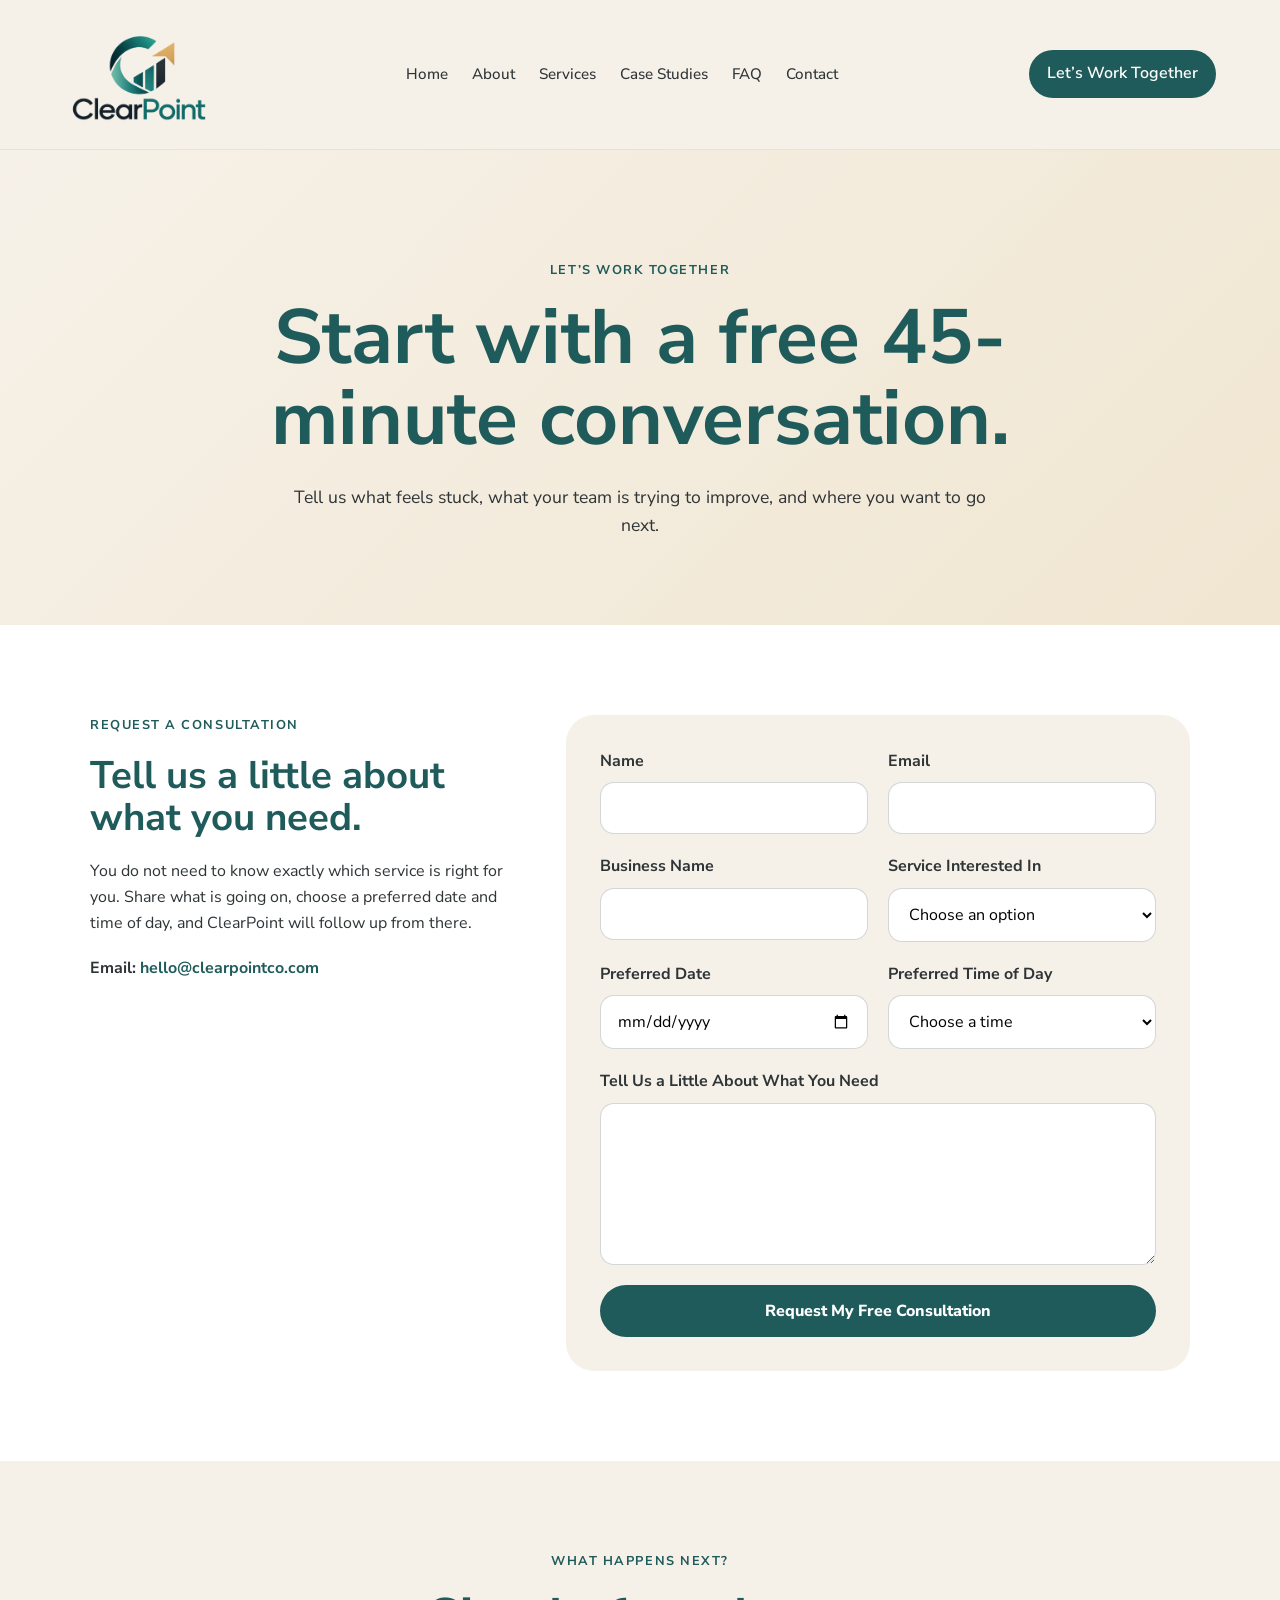
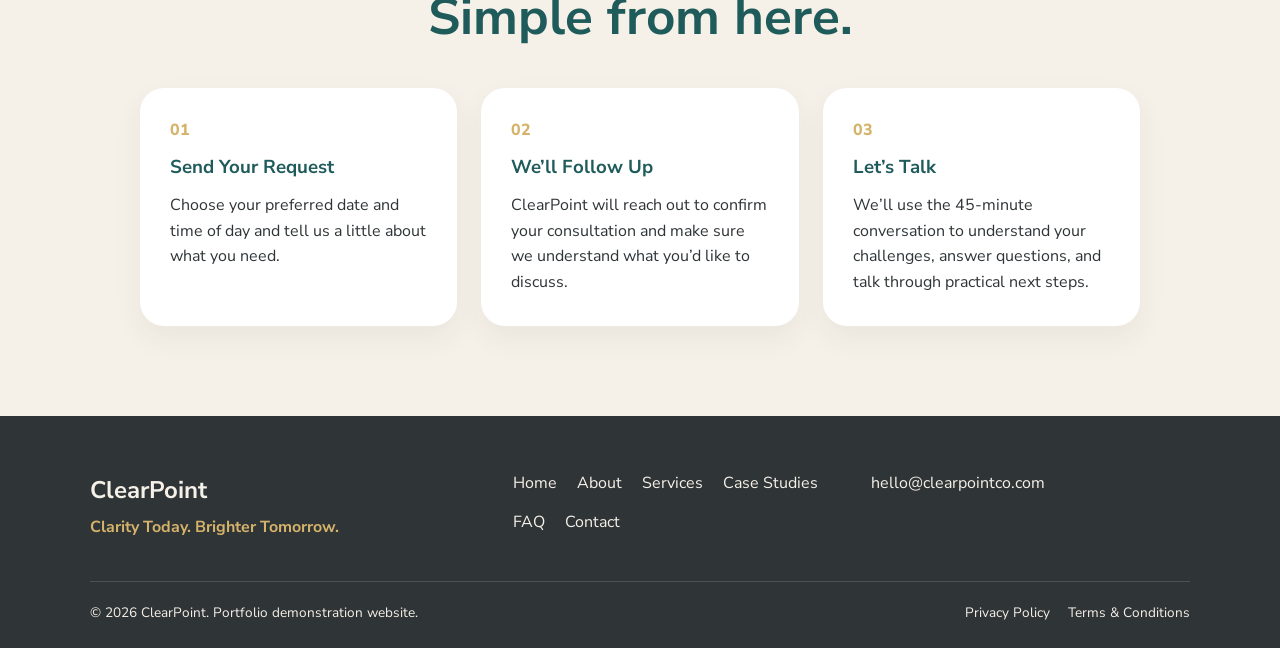
<file: contact.html>
<!DOCTYPE html>
<html lang="en">
<head> 
    <meta charset="UTF-8">
    <meta name="viewport" content="width=device-width, initial-scale=1.0">
    <meta name="description" content="Request a free 45-minute consultation with ClearPoint to discuss Agile coaching, team training, process improvement, and AI-empowered ways of working.">
   <title>Contact | ClearPoint Agile & AI Consulting</title>
<link rel="preconnect" href="https://fonts.gstatic.com" crossorigin>
<link href="https://fonts.googleapis.com/css2?family=Nunito+Sans:wght@400;500;600;700;800&display=swap" rel="stylesheet">
    <link rel="icon" type="image/png" href="images/favicon.png">
<link rel="icon" type="image/png" href="images/favicon.png">
<link rel="icon" type="image/png" href="images/favicon.png">
<link rel="stylesheet" href="style.css">
</head>
<body>
<header class="site-header">
    <nav class="navbar">
        <a href="index.html" class="brand">
    <img src="images/clearpoint-logo.png" alt="ClearPoint">
</a>

        <div class="nav-links">
            <a href="index.html">Home</a>
            <a href="about.html">About</a>
            <a href="services.html">Services</a>
            <a href="case-studies.html">Case Studies</a>
            <a href="faq.html">FAQ</a>
            <a href="contact.html">Contact</a>
        </div>
        <button class="menu-toggle" aria-label="Open navigation menu" aria-expanded="false">
    ☰
</button>

        <a href="contact.html" class="nav-button">Let’s Work Together</a>
    </nav>
</header>    
<main>
<section class="page-hero">
    <div class="page-hero-content">
        <p class="eyebrow">LET’S WORK TOGETHER</p>

        <h1>Start with a free 45-minute conversation.</h1>

        <p>
            Tell us what feels stuck, what your team is trying to improve,
            and where you want to go next.
        </p>
    </div>
</section>
<section class="contact-section">
    <div class="contact-layout">

        <div class="contact-info">
            <p class="eyebrow">REQUEST A CONSULTATION</p>

            <h2>Tell us a little about what you need.</h2>

            <p>
                You do not need to know exactly which service is right for you.
                Share what is going on, choose a preferred date and time of day,
                and ClearPoint will follow up from there.
            </p>

            <p class="contact-email">
                <strong>Email:</strong>
                <a href="mailto:hello@clearpointco.com">hello@clearpointco.com</a>
            </p>
        </div>

        <form class="consultation-form" id="consultationForm">

            <div class="form-group">
                <label for="name">Name</label>
                <input type="text" id="name" name="name" required>
            </div>

            <div class="form-group">
                <label for="email">Email</label>
                <input type="email" id="email" name="email" required>
            </div>

            <div class="form-group">
                <label for="business">Business Name</label>
                <input type="text" id="business" name="business">
            </div>

            <div class="form-group">
                <label for="service">Service Interested In</label>
                <select id="service" name="service" required>
                    <option value="">Choose an option</option>
                    <option value="Agile Assessment">Agile Assessment</option>
                    <option value="Agile Coaching">Agile Coaching</option>
                    <option value="Team Training">Team Training</option>
                    <option value="Process Improvement">Process Improvement</option>
                    <option value="Not Sure">I’m not sure which service I need</option>
                </select>
            </div>

            <div class="form-group">
                <label for="date">Preferred Date</label>
                <input type="date" id="date" name="date" required>
            </div>

            <div class="form-group">
                <label for="time">Preferred Time of Day</label>
                <select id="time" name="time" required>
                    <option value="">Choose a time</option>
                    <option value="Morning">Morning</option>
                    <option value="Afternoon">Afternoon</option>
                    <option value="Evening">Evening</option>
                </select>
            </div>

            <div class="form-group full-width">
                <label for="message">Tell Us a Little About What You Need</label>
                <textarea id="message" name="message" rows="6" required></textarea>
            </div>

            <button type="submit" class="form-submit">
                Request My Free Consultation
            </button>

            <div class="form-success" id="formSuccess">
                <h3>Thanks! Your request is on its way.</h3>
                <p>
                    We’ll follow up soon to confirm your consultation and next steps.
                </p>
            </div>

        </form>

    </div>
</section>
<section class="next-steps-section">
    <div class="section-heading">
        <p class="eyebrow">WHAT HAPPENS NEXT?</p>
        <h2>Simple from here.</h2>
    </div>

    <div class="next-steps-grid">

        <article class="next-step-card">
            <span>01</span>
            <h3>Send Your Request</h3>
            <p>
                Choose your preferred date and time of day and tell us a little
                about what you need.
            </p>
        </article>

        <article class="next-step-card">
            <span>02</span>
            <h3>We’ll Follow Up</h3>
            <p>
                ClearPoint will reach out to confirm your consultation and make
                sure we understand what you’d like to discuss.
            </p>
        </article>

        <article class="next-step-card">
            <span>03</span>
            <h3>Let’s Talk</h3>
            <p>
                We’ll use the 45-minute conversation to understand your challenges,
                answer questions, and talk through practical next steps.
            </p>
        </article>

    </div>
</section>
</main>
<footer class="site-footer">
    <div class="footer-content">

        <div class="footer-brand">
            <h3>ClearPoint</h3>
            <p>Clarity Today. Brighter Tomorrow.</p>
        </div>

        <div class="footer-links">
            <a href="index.html">Home</a>
            <a href="about.html">About</a>
            <a href="services.html">Services</a>
            <a href="case-studies.html">Case Studies</a>
            <a href="faq.html">FAQ</a>
            <a href="contact.html">Contact</a>
        </div>

        <div class="footer-contact">
            <a href="mailto:hello@clearpointco.com">hello@clearpointco.com</a>
        </div>

    </div>

    <div class="footer-bottom">
        <p>© 2026 ClearPoint. Portfolio demonstration website.</p>

        <div class="footer-legal">
            <a href="privacy.html">Privacy Policy</a>
            <a href="terms.html">Terms & Conditions</a>
        </div>
    </div>
</footer>
<button id="backToTop" class="back-to-top" aria-label="Back to top">
    ↑
</button>
<script src="script.js"></script>
</body>
</html>
</file>
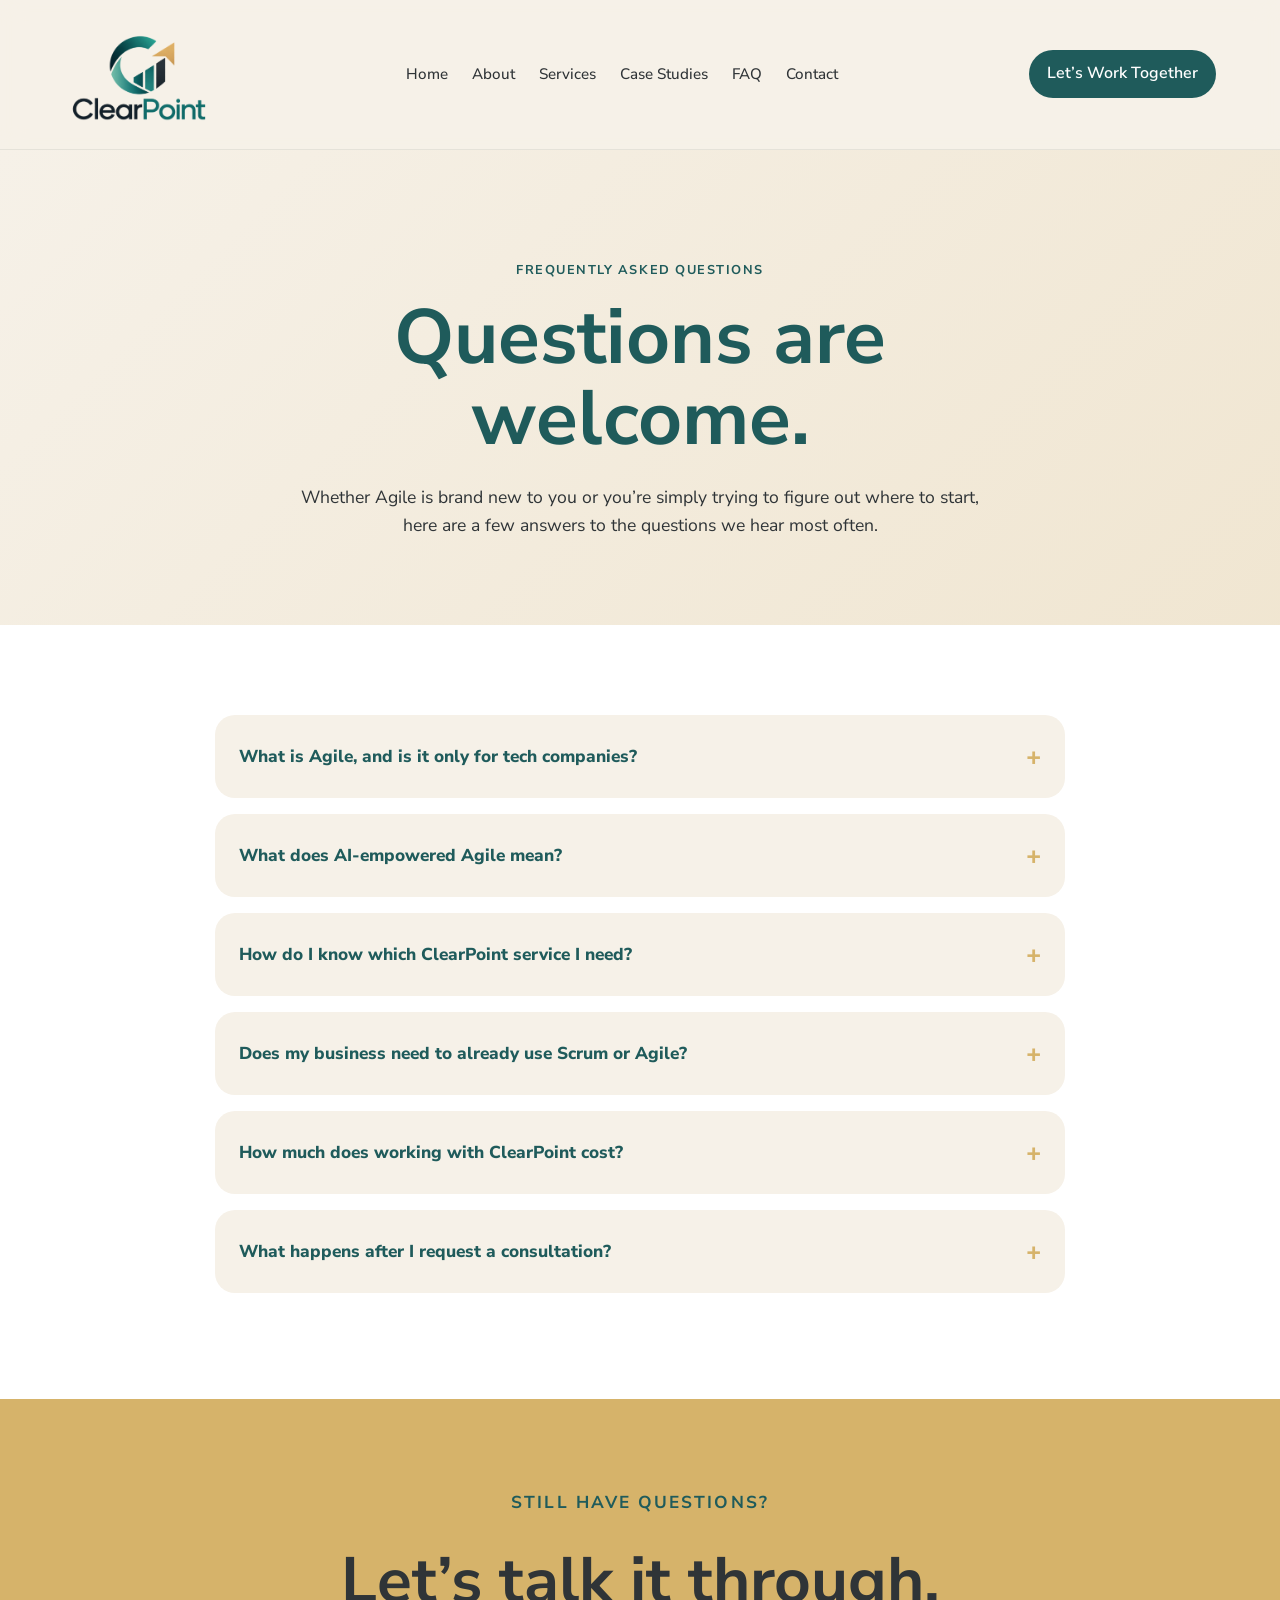
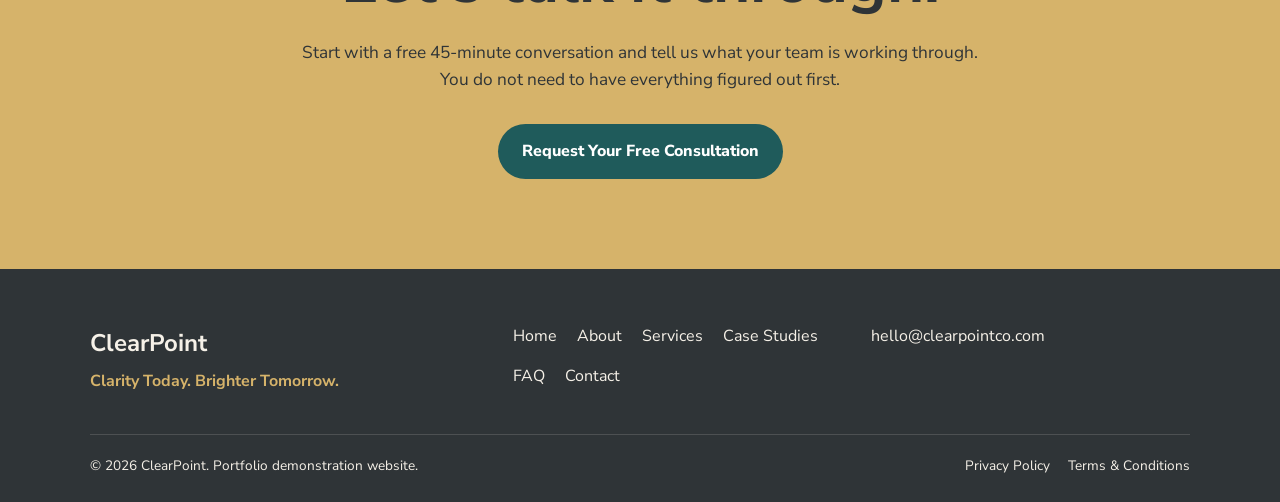
<file: faq.html>
<!DOCTYPE html>
<html lang="en">
<head> 
    <meta charset="UTF-8">
    <meta name="viewport" content="width=device-width, initial-scale=1.0">
    <meta name="description" content="Get answers to common questions about Agile, AI-empowered Agile, ClearPoint services, consultations, and pricing for small businesses.">
    <title>FAQ | ClearPoint Agile & AI Consulting</title>
    <link rel="preconnect" href="https://fonts.gstatic.com" crossorigin>
<link href="https://fonts.googleapis.com/css2?family=Nunito+Sans:wght@400;500;600;700;800&display=swap" rel="stylesheet">
    <link rel="icon" type="image/png" href="images/favicon.png">
<link rel="icon" type="image/png" href="images/favicon.png">
<link rel="icon" type="image/png" href="images/favicon.png">
<link rel="stylesheet" href="style.css">
</head>
<body>
<header class="site-header">
    <nav class="navbar">
        <a href="index.html" class="brand">
    <img src="images/clearpoint-logo.png" alt="ClearPoint">
</a>

        <div class="nav-links">
            <a href="index.html">Home</a>
            <a href="about.html">About</a>
            <a href="services.html">Services</a>
            <a href="case-studies.html">Case Studies</a>
            <a href="faq.html">FAQ</a>
            <a href="contact.html">Contact</a>
        </div>
        <button class="menu-toggle" aria-label="Open navigation menu" aria-expanded="false">
    ☰
</button>

        <a href="contact.html" class="nav-button">Let’s Work Together</a>
    </nav>
</header>    
<main>
<section class="page-hero">
    <div class="page-hero-content">
        <p class="eyebrow">FREQUENTLY ASKED QUESTIONS</p>

        <h1>Questions are welcome.</h1>

        <p>
            Whether Agile is brand new to you or you’re simply trying to figure out
            where to start, here are a few answers to the questions we hear most often.
        </p>
    </div>
</section>
<section class="faq-section">
    <div class="faq-list">

        <div class="faq-item">
            <button class="faq-question">
                <span>What is Agile, and is it only for tech companies?</span>
                <span class="faq-icon">+</span>
            </button>
            <div class="faq-answer">
                <p>
                    Not at all. Agile is simply a flexible way of organizing work,
                    setting priorities, and making progress in smaller steps.
                    ClearPoint helps small businesses use Agile in a way that fits
                    their team, industry, and goals.
                </p>
            </div>
        </div>

        <div class="faq-item">
            <button class="faq-question">
                <span>What does AI-empowered Agile mean?</span>
                <span class="faq-icon">+</span>
            </button>
            <div class="faq-answer">
                <p>
                    It means using simple AI tools to make everyday work easier.
                    AI can help organize ideas, summarize meetings, draft content,
                    spot patterns, and reduce repetitive tasks. You do not need
                    to be tech savvy to get started.
                </p>
            </div>
        </div>

        <div class="faq-item">
            <button class="faq-question">
                <span>How do I know which ClearPoint service I need?</span>
                <span class="faq-icon">+</span>
            </button>
            <div class="faq-answer">
                <p>
                    You do not have to figure that out before reaching out.
                    During your free 45-minute consultation, we’ll talk about
                    what is working, where your team is getting stuck, and what
                    type of support makes the most sense.
                </p>
            </div>
        </div>

        <div class="faq-item">
            <button class="faq-question">
                <span>Does my business need to already use Scrum or Agile?</span>
                <span class="faq-icon">+</span>
            </button>
            <div class="faq-answer">
                <p>
                    No. We work with businesses at different stages. Whether Agile
                    is completely new to your team or you already use Scrum and
                    want to improve it, we meet you where you are.
                </p>
            </div>
        </div>

        <div class="faq-item">
            <button class="faq-question">
                <span>How much does working with ClearPoint cost?</span>
                <span class="faq-icon">+</span>
            </button>
            <div class="faq-answer">
                <p>
                    Every business has different needs, so pricing is customized.
                    After learning more about your goals and challenges, we’ll
                    recommend the right level of support and provide a clear estimate.
                </p>
            </div>
        </div>

        <div class="faq-item">
            <button class="faq-question">
                <span>What happens after I request a consultation?</span>
                <span class="faq-icon">+</span>
            </button>
            <div class="faq-answer">
                <p>
                    Choose your preferred date and time of day, tell us a little
                    about your business, and submit your request. ClearPoint will
                    follow up to confirm your 45-minute consultation and next steps.
                </p>
            </div>
        </div>

    </div>
</section>
<section class="final-cta">
    <div class="final-cta-content">
        <p class="eyebrow">STILL HAVE QUESTIONS?</p>

        <h2>Let’s talk it through.</h2>

        <p>
            Start with a free 45-minute conversation and tell us what your team
            is working through. You do not need to have everything figured out first.
        </p>

        <a href="contact.html" class="cta-button">
            Request Your Free Consultation
        </a>
    </div>
</section>
</main>
<footer class="site-footer">
    <div class="footer-content">

        <div class="footer-brand">
            <h3>ClearPoint</h3>
            <p>Clarity Today. Brighter Tomorrow.</p>
        </div>

        <div class="footer-links">
            <a href="index.html">Home</a>
            <a href="about.html">About</a>
            <a href="services.html">Services</a>
            <a href="case-studies.html">Case Studies</a>
            <a href="faq.html">FAQ</a>
            <a href="contact.html">Contact</a>
        </div>

        <div class="footer-contact">
            <a href="mailto:hello@clearpointco.com">hello@clearpointco.com</a>
        </div>

    </div>

    <div class="footer-bottom">
        <p>© 2026 ClearPoint. Portfolio demonstration website.</p>

        <div class="footer-legal">
            <a href="privacy.html">Privacy Policy</a>
            <a href="terms.html">Terms & Conditions</a>
        </div>
    </div>
</footer>
<button id="backToTop" class="back-to-top" aria-label="Back to top">
    ↑
</button>
<script src="script.js"></script>
</body>
</html>
</file>
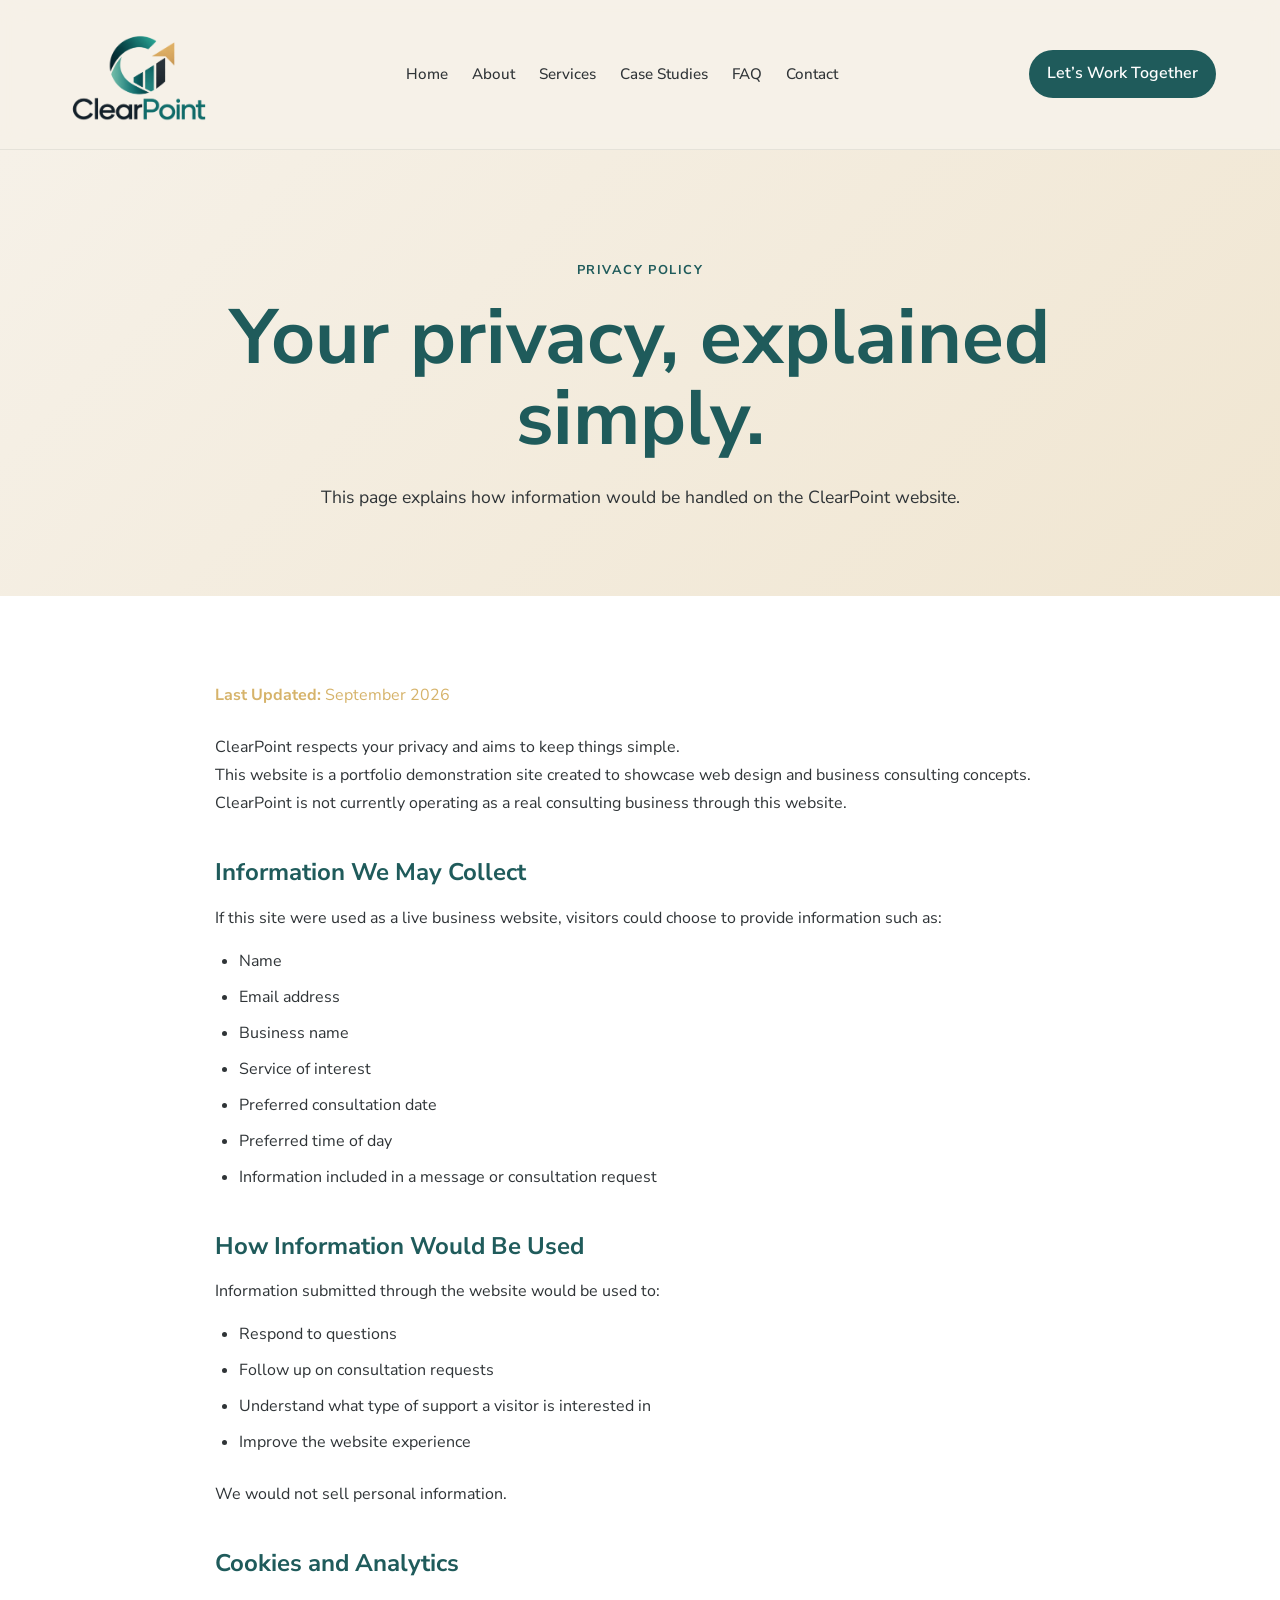
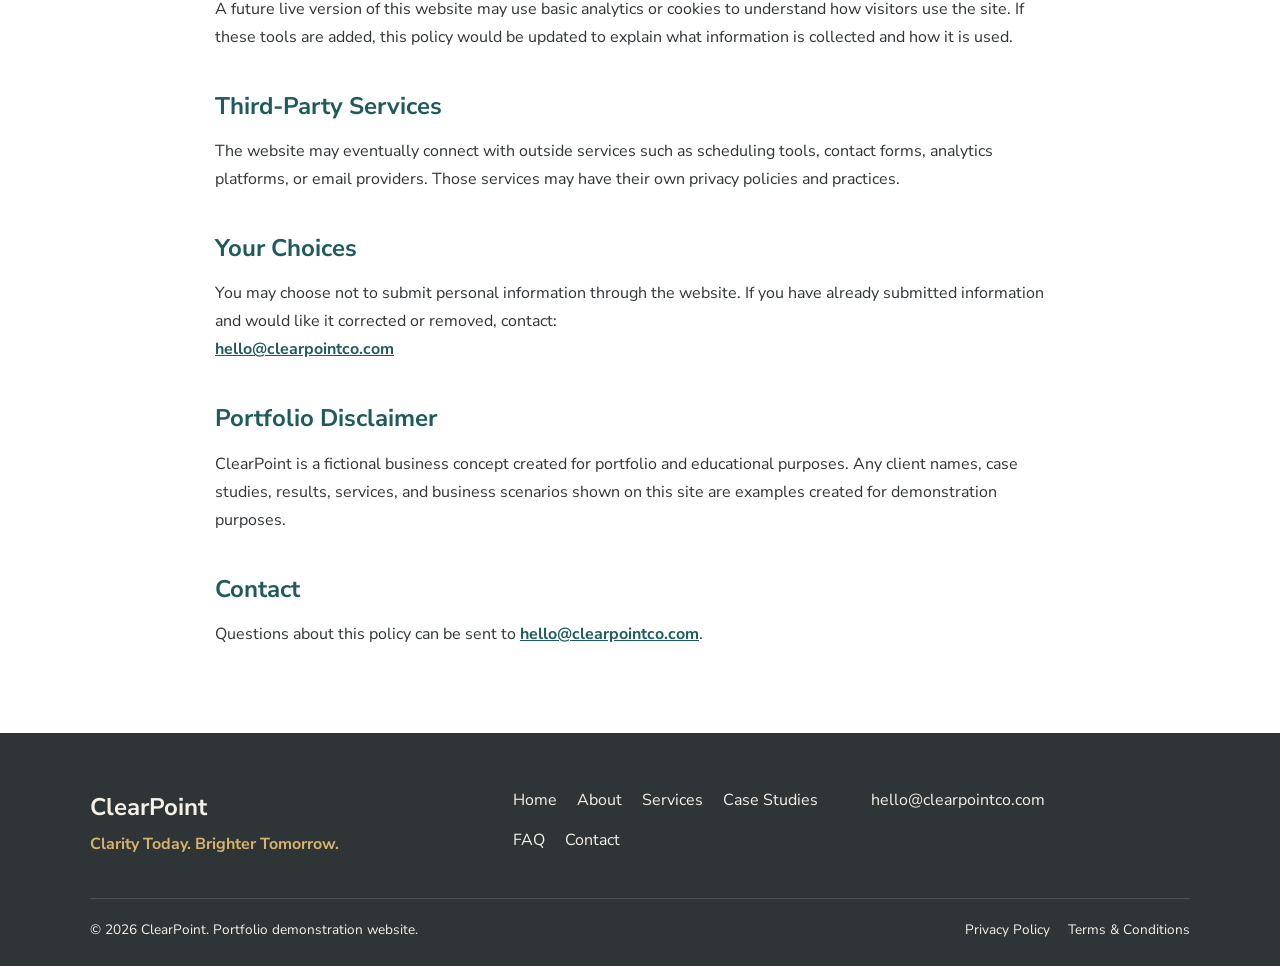
<file: privacy.html>
<!DOCTYPE html>
<html lang="en">
<head> 
    <meta charset="UTF-8">
    <meta name="viewport" content="width=device-width, initial-scale=1.0">
    <meta name="description" content="Read ClearPoint's plain-language privacy policy for this portfolio demonstration website.">
    <title>Privacy Policy | ClearPoint</title>
    <link rel="preconnect" href="https://fonts.gstatic.com" crossorigin>
<link href="https://fonts.googleapis.com/css2?family=Nunito+Sans:wght@400;500;600;700;800&display=swap" rel="stylesheet">
    <link rel="icon" type="image/png" href="images/favicon.png">
<link rel="icon" type="image/png" href="images/favicon.png">
<link rel="icon" type="image/png" href="images/favicon.png">
<link rel="stylesheet" href="style.css">
</head>
<body>
<header class="site-header">
    <nav class="navbar">
        <a href="index.html" class="brand">
    <img src="images/clearpoint-logo.png" alt="ClearPoint">
</a>

        <div class="nav-links">
            <a href="index.html">Home</a>
            <a href="about.html">About</a>
            <a href="services.html">Services</a>
            <a href="case-studies.html">Case Studies</a>
            <a href="faq.html">FAQ</a>
            <a href="contact.html">Contact</a>
        </div>
        <button class="menu-toggle" aria-label="Open navigation menu" aria-expanded="false">
    ☰
</button>

        <a href="contact.html" class="nav-button">Let’s Work Together</a>
    </nav>
</header>    
<main>
<section class="page-hero">
    <div class="page-hero-content">
        <p class="eyebrow">PRIVACY POLICY</p>

        <h1>Your privacy, explained simply.</h1>

        <p>
            This page explains how information would be handled on the ClearPoint website.
        </p>
    </div>
</section>

<section class="legal-section">
    <div class="legal-content">

        <p class="legal-updated"><strong>Last Updated:</strong> September 2026</p>

        <p>
            ClearPoint respects your privacy and aims to keep things simple.
        </p>

        <p>
            This website is a portfolio demonstration site created to showcase web design
            and business consulting concepts. ClearPoint is not currently operating as a
            real consulting business through this website.
        </p>

        <h2>Information We May Collect</h2>

        <p>
            If this site were used as a live business website, visitors could choose to
            provide information such as:
        </p>

        <ul>
            <li>Name</li>
            <li>Email address</li>
            <li>Business name</li>
            <li>Service of interest</li>
            <li>Preferred consultation date</li>
            <li>Preferred time of day</li>
            <li>Information included in a message or consultation request</li>
        </ul>

        <h2>How Information Would Be Used</h2>

        <p>Information submitted through the website would be used to:</p>

        <ul>
            <li>Respond to questions</li>
            <li>Follow up on consultation requests</li>
            <li>Understand what type of support a visitor is interested in</li>
            <li>Improve the website experience</li>
        </ul>

        <p>We would not sell personal information.</p>

        <h2>Cookies and Analytics</h2>

        <p>
            A future live version of this website may use basic analytics or cookies
            to understand how visitors use the site. If these tools are added, this
            policy would be updated to explain what information is collected and how
            it is used.
        </p>

        <h2>Third-Party Services</h2>

        <p>
            The website may eventually connect with outside services such as scheduling
            tools, contact forms, analytics platforms, or email providers. Those services
            may have their own privacy policies and practices.
        </p>

        <h2>Your Choices</h2>

        <p>
            You may choose not to submit personal information through the website.
            If you have already submitted information and would like it corrected or
            removed, contact:
        </p>

        <p>
            <a href="mailto:hello@clearpointco.com">hello@clearpointco.com</a>
        </p>

        <h2>Portfolio Disclaimer</h2>

        <p>
            ClearPoint is a fictional business concept created for portfolio and
            educational purposes. Any client names, case studies, results, services,
            and business scenarios shown on this site are examples created for
            demonstration purposes.
        </p>

        <h2>Contact</h2>

        <p>
            Questions about this policy can be sent to
            <a href="mailto:hello@clearpointco.com">hello@clearpointco.com</a>.
        </p>

    </div>
</section>
</main>
<footer class="site-footer">
    <div class="footer-content">

        <div class="footer-brand">
            <h3>ClearPoint</h3>
            <p>Clarity Today. Brighter Tomorrow.</p>
        </div>

        <div class="footer-links">
            <a href="index.html">Home</a>
            <a href="about.html">About</a>
            <a href="services.html">Services</a>
            <a href="case-studies.html">Case Studies</a>
            <a href="faq.html">FAQ</a>
            <a href="contact.html">Contact</a>
        </div>

        <div class="footer-contact">
            <a href="mailto:hello@clearpointco.com">hello@clearpointco.com</a>
        </div>

    </div>

    <div class="footer-bottom">
        <p>© 2026 ClearPoint. Portfolio demonstration website.</p>

        <div class="footer-legal">
            <a href="privacy.html">Privacy Policy</a>
            <a href="terms.html">Terms & Conditions</a>
        </div>
    </div>
</footer>
<button id="backToTop" class="back-to-top" aria-label="Back to top">
    ↑
</button>
<script src="script.js"></script>
</body>
</html>
</file>
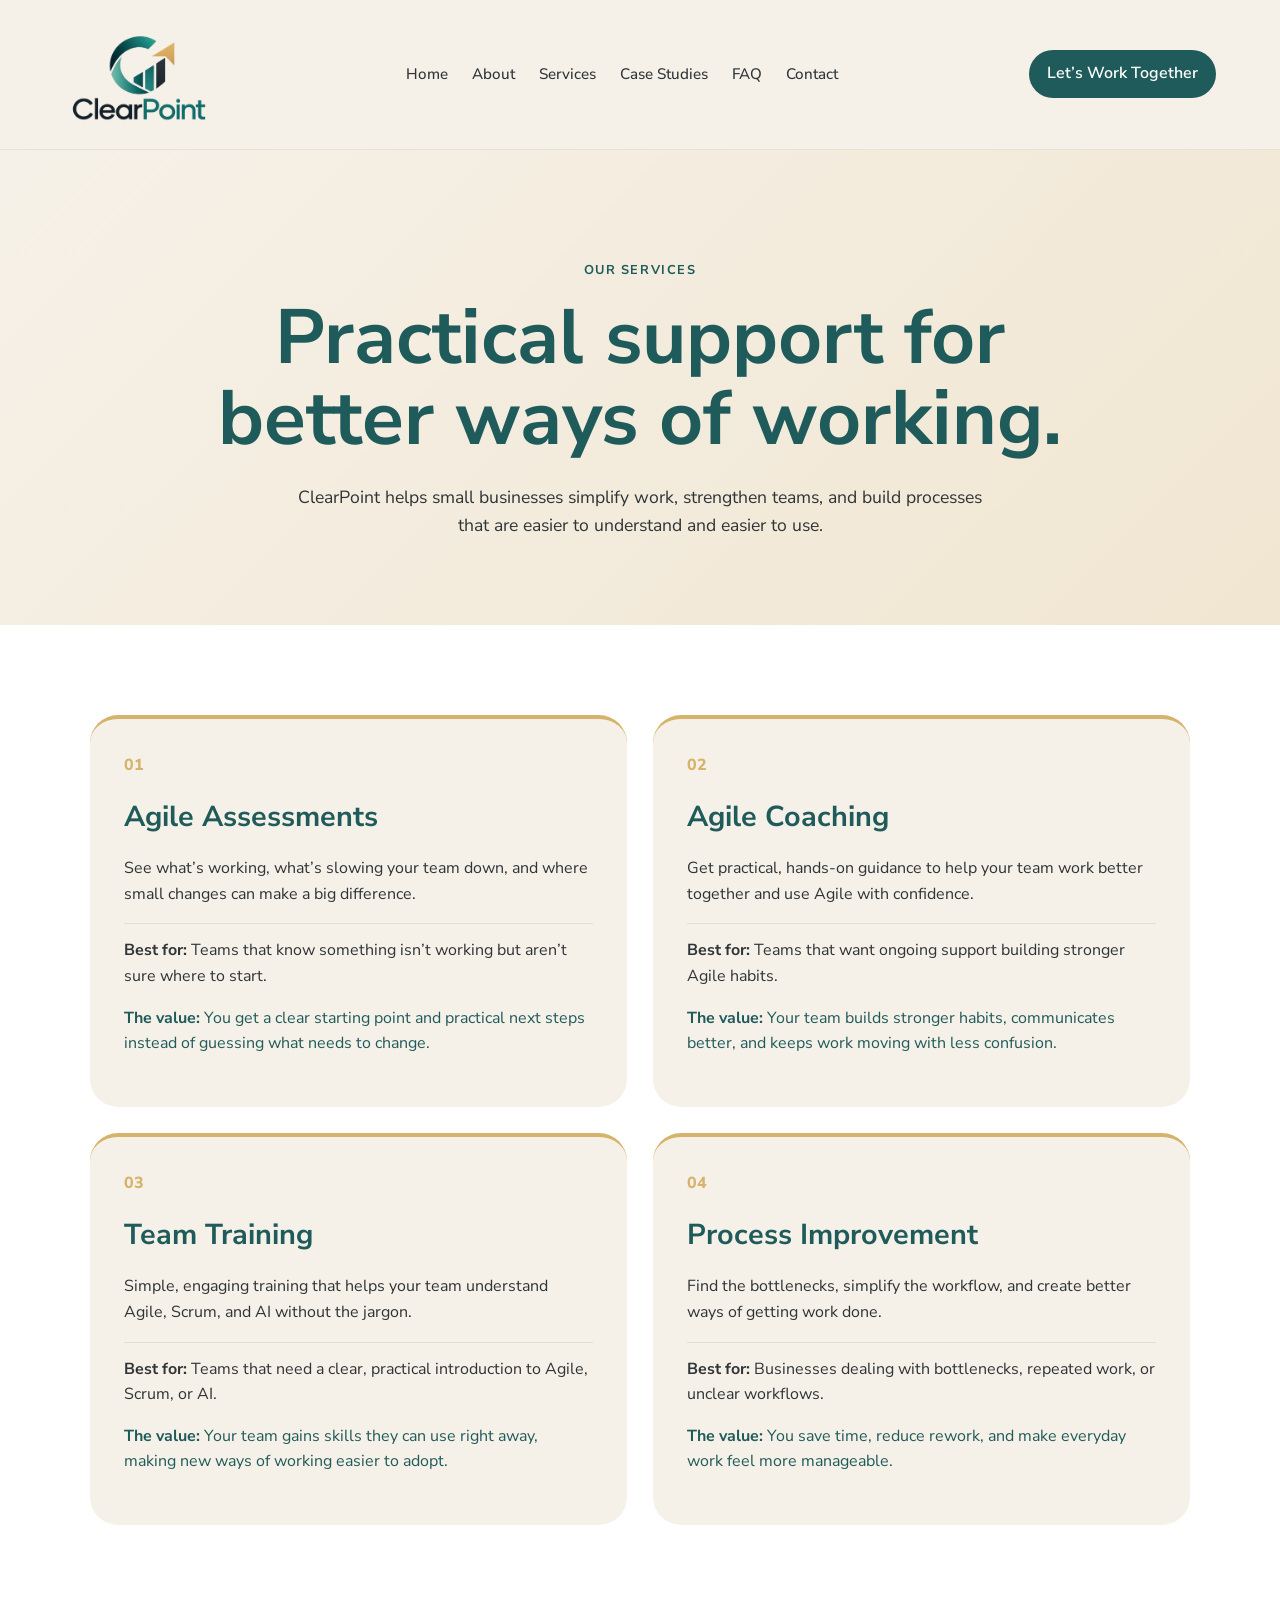
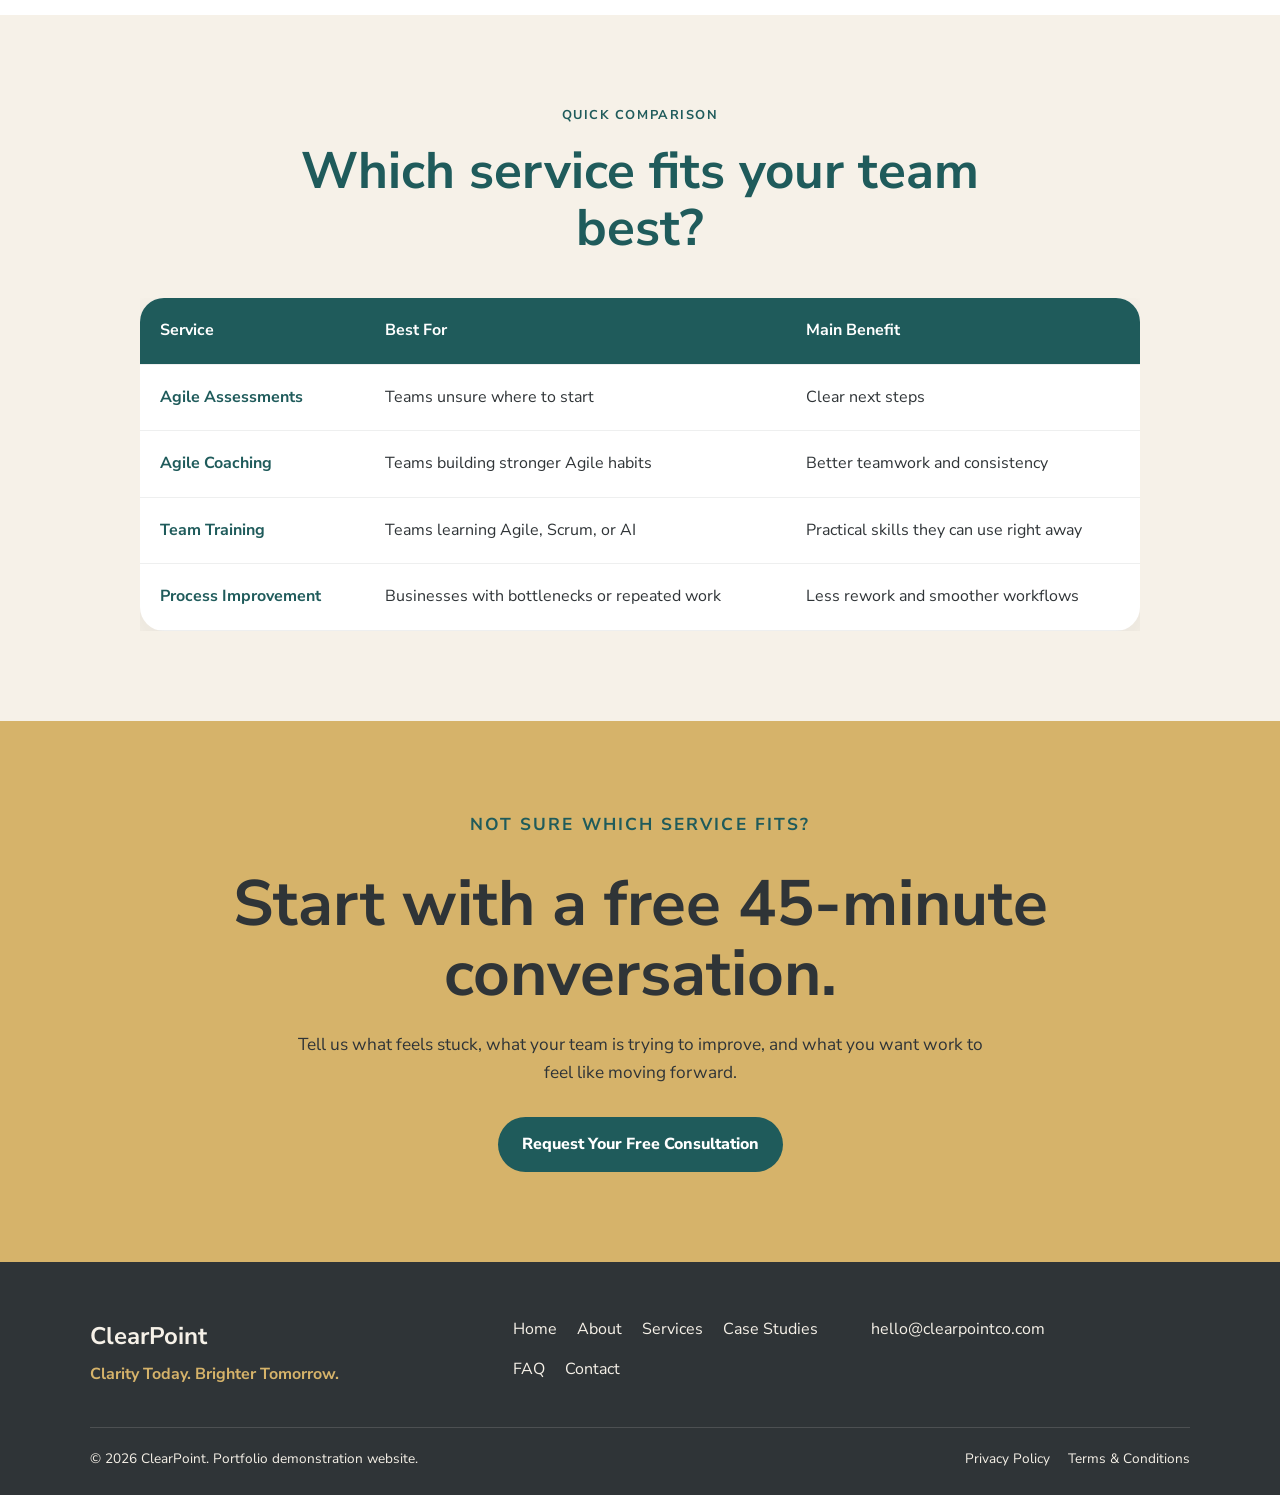
<file: services.html>
<!DOCTYPE html>
<html lang="en">
<head> 
    <meta charset="UTF-8">
    <meta name="viewport" content="width=device-width, initial-scale=1.0">
    <meta name="description" content="Explore ClearPoint services including Agile assessments, Agile coaching, team training, and process improvement for small businesses.">
    <title>Services | ClearPoint Agile & AI Consulting</title>
    <link rel="preconnect" href="https://fonts.googleapis.com">
<link rel="preconnect" href="https://fonts.gstatic.com" crossorigin>
<link href="https://fonts.googleapis.com/css2?family=Nunito+Sans:wght@400;500;600;700;800&display=swap" rel="stylesheet">
    <link rel="icon" type="image/png" href="images/favicon.png">
<link rel="icon" type="image/png" href="images/favicon.png">
<link rel="stylesheet" href="style.css">
</head>
<body>
<header class="site-header">
    <nav class="navbar">
        <a href="index.html" class="brand">
    <img src="images/clearpoint-logo.png" alt="ClearPoint">
</a>

        <div class="nav-links">
            <a href="index.html">Home</a>
            <a href="about.html">About</a>
            <a href="services.html">Services</a>
            <a href="case-studies.html">Case Studies</a>
            <a href="faq.html">FAQ</a>
            <a href="contact.html">Contact</a>
        </div>
        <button class="menu-toggle" aria-label="Open navigation menu" aria-expanded="false">
    ☰
</button>

        <a href="contact.html" class="nav-button">Let’s Work Together</a>
    </nav>
</header>    
<main>
  <section class="page-hero">
    <div class="page-hero-content">
        <p class="eyebrow">OUR SERVICES</p>

        <h1>Practical support for better ways of working.</h1>

        <p>
            ClearPoint helps small businesses simplify work, strengthen teams,
            and build processes that are easier to understand and easier to use.
        </p>
    </div>
</section>
<section class="services-detail">
    <div class="services-detail-grid">

        <article class="service-detail-card">
            <p class="service-number">01</p>
            <h2>Agile Assessments</h2>

            <p>
                See what’s working, what’s slowing your team down, and where
                small changes can make a big difference.
            </p>

            <p class="service-best-for">
                <strong>Best for:</strong> Teams that know something isn’t working
                but aren’t sure where to start.
            </p>

            <p class="service-value">
                <strong>The value:</strong> You get a clear starting point and
                practical next steps instead of guessing what needs to change.
            </p>
        </article>

        <article class="service-detail-card">
            <p class="service-number">02</p>
            <h2>Agile Coaching</h2>

            <p>
                Get practical, hands-on guidance to help your team work better
                together and use Agile with confidence.
            </p>

            <p class="service-best-for">
                <strong>Best for:</strong> Teams that want ongoing support building
                stronger Agile habits.
            </p>

            <p class="service-value">
                <strong>The value:</strong> Your team builds stronger habits,
                communicates better, and keeps work moving with less confusion.
            </p>
        </article>

        <article class="service-detail-card">
            <p class="service-number">03</p>
            <h2>Team Training</h2>

            <p>
                Simple, engaging training that helps your team understand Agile,
                Scrum, and AI without the jargon.
            </p>

            <p class="service-best-for">
                <strong>Best for:</strong> Teams that need a clear, practical
                introduction to Agile, Scrum, or AI.
            </p>

            <p class="service-value">
                <strong>The value:</strong> Your team gains skills they can use
                right away, making new ways of working easier to adopt.
            </p>
        </article>

        <article class="service-detail-card">
            <p class="service-number">04</p>
            <h2>Process Improvement</h2>

            <p>
                Find the bottlenecks, simplify the workflow, and create better
                ways of getting work done.
            </p>

            <p class="service-best-for">
                <strong>Best for:</strong> Businesses dealing with bottlenecks,
                repeated work, or unclear workflows.
            </p>

            <p class="service-value">
                <strong>The value:</strong> You save time, reduce rework, and make
                everyday work feel more manageable.
            </p>
        </article>

    </div>
</section>
<section class="service-comparison">
    <div class="section-heading">
        <p class="eyebrow">QUICK COMPARISON</p>
        <h2>Which service fits your team best?</h2>
    </div>

    <div class="comparison-table-wrap">
        <table class="comparison-table">
            <thead>
                <tr>
                    <th>Service</th>
                    <th>Best For</th>
                    <th>Main Benefit</th>
                </tr>
            </thead>

            <tbody>
                <tr>
                    <td>Agile Assessments</td>
                    <td>Teams unsure where to start</td>
                    <td>Clear next steps</td>
                </tr>

                <tr>
                    <td>Agile Coaching</td>
                    <td>Teams building stronger Agile habits</td>
                    <td>Better teamwork and consistency</td>
                </tr>

                <tr>
                    <td>Team Training</td>
                    <td>Teams learning Agile, Scrum, or AI</td>
                    <td>Practical skills they can use right away</td>
                </tr>

                <tr>
                    <td>Process Improvement</td>
                    <td>Businesses with bottlenecks or repeated work</td>
                    <td>Less rework and smoother workflows</td>
                </tr>
            </tbody>
        </table>
    </div>
</section>
<section class="final-cta">
    <div class="final-cta-content">
        <p class="eyebrow">NOT SURE WHICH SERVICE FITS?</p>

        <h2>Start with a free 45-minute conversation.</h2>

        <p>
            Tell us what feels stuck, what your team is trying to improve,
            and what you want work to feel like moving forward.
        </p>

        <a href="contact.html" class="cta-button">
            Request Your Free Consultation
        </a>
    </div>
</section>
</main>
<footer class="site-footer">
    <div class="footer-content">

        <div class="footer-brand">
            <h3>ClearPoint</h3>
            <p>Clarity Today. Brighter Tomorrow.</p>
        </div>

        <div class="footer-links">
            <a href="index.html">Home</a>
            <a href="about.html">About</a>
            <a href="services.html">Services</a>
            <a href="case-studies.html">Case Studies</a>
            <a href="faq.html">FAQ</a>
            <a href="contact.html">Contact</a>
        </div>

        <div class="footer-contact">
            <a href="mailto:hello@clearpointco.com">hello@clearpointco.com</a>
        </div>

    </div>

    <div class="footer-bottom">
        <p>© 2026 ClearPoint. Portfolio demonstration website.</p>

        <div class="footer-legal">
            <a href="privacy.html">Privacy Policy</a>
            <a href="terms.html">Terms & Conditions</a>
        </div>
    </div>
</footer>
<button id="backToTop" class="back-to-top" aria-label="Back to top">
    ↑
</button>
<script src="script.js"></script>
</body>
</html>
</file>
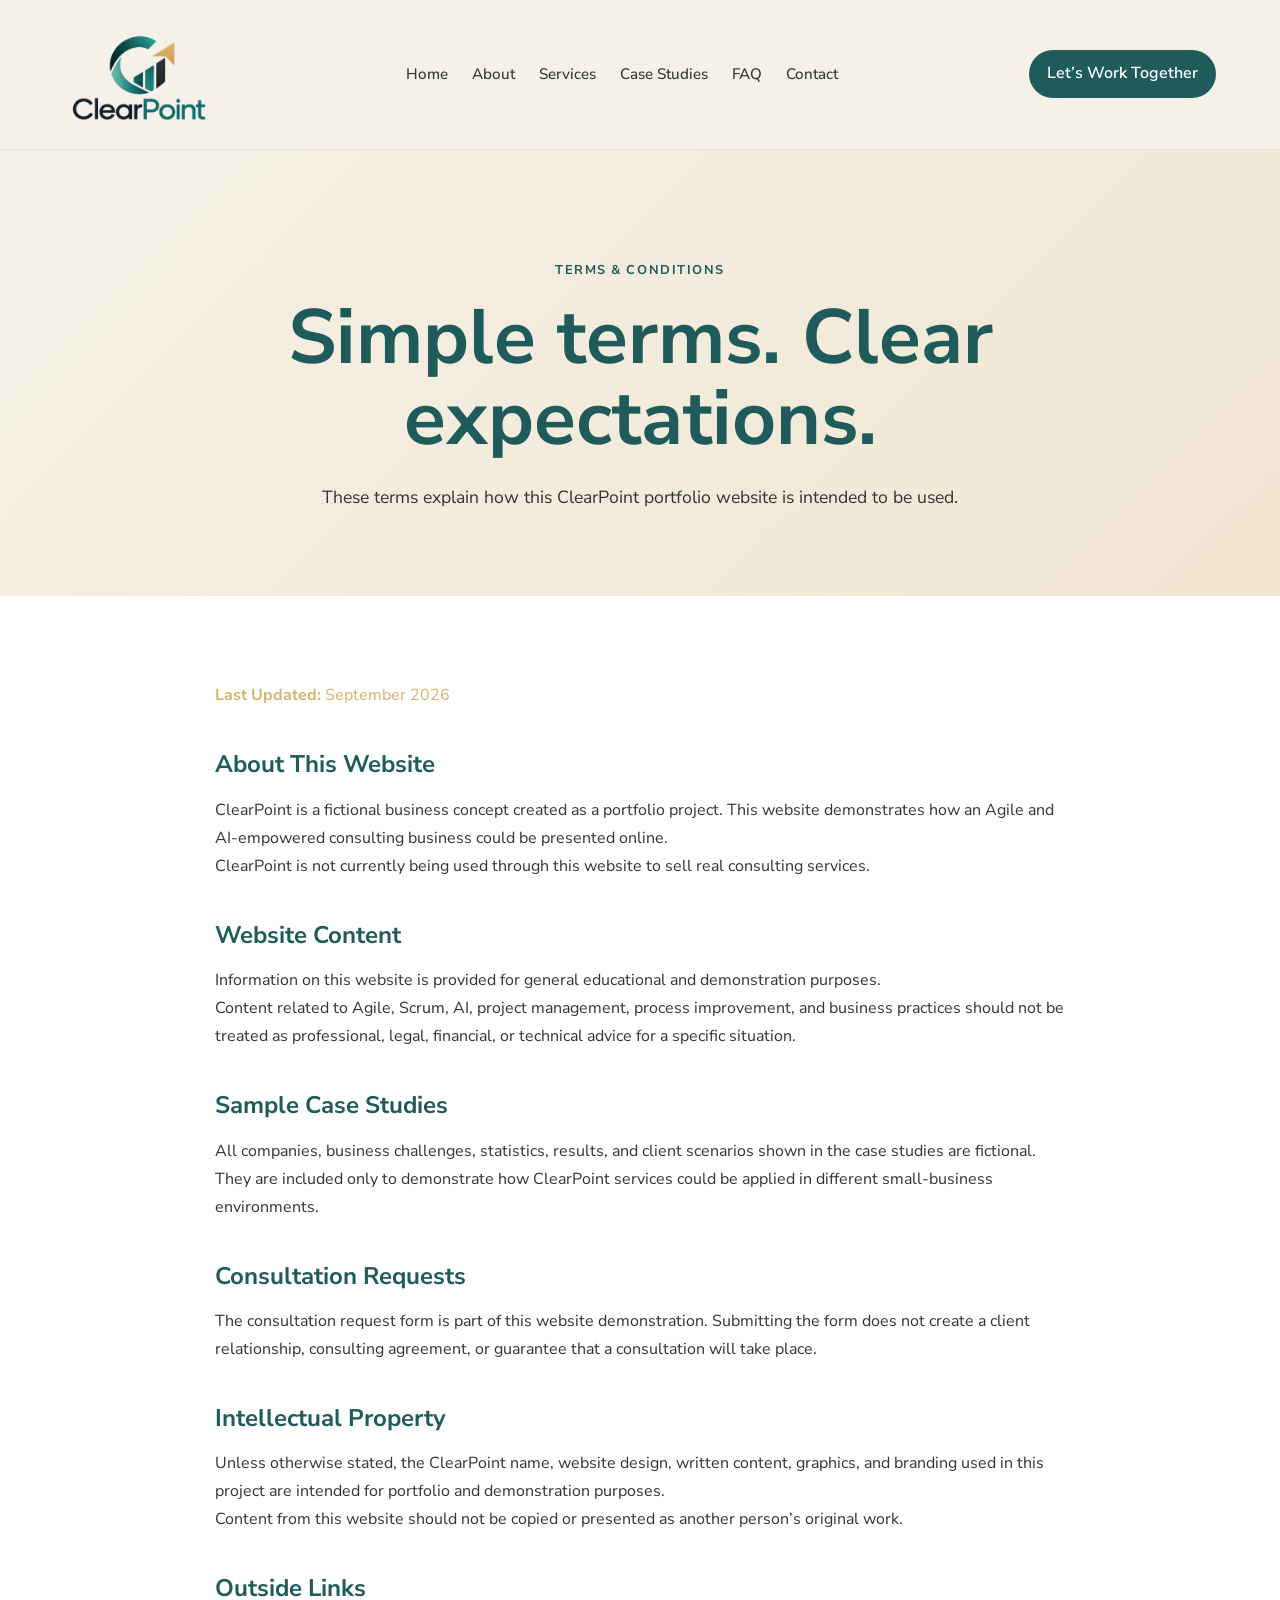
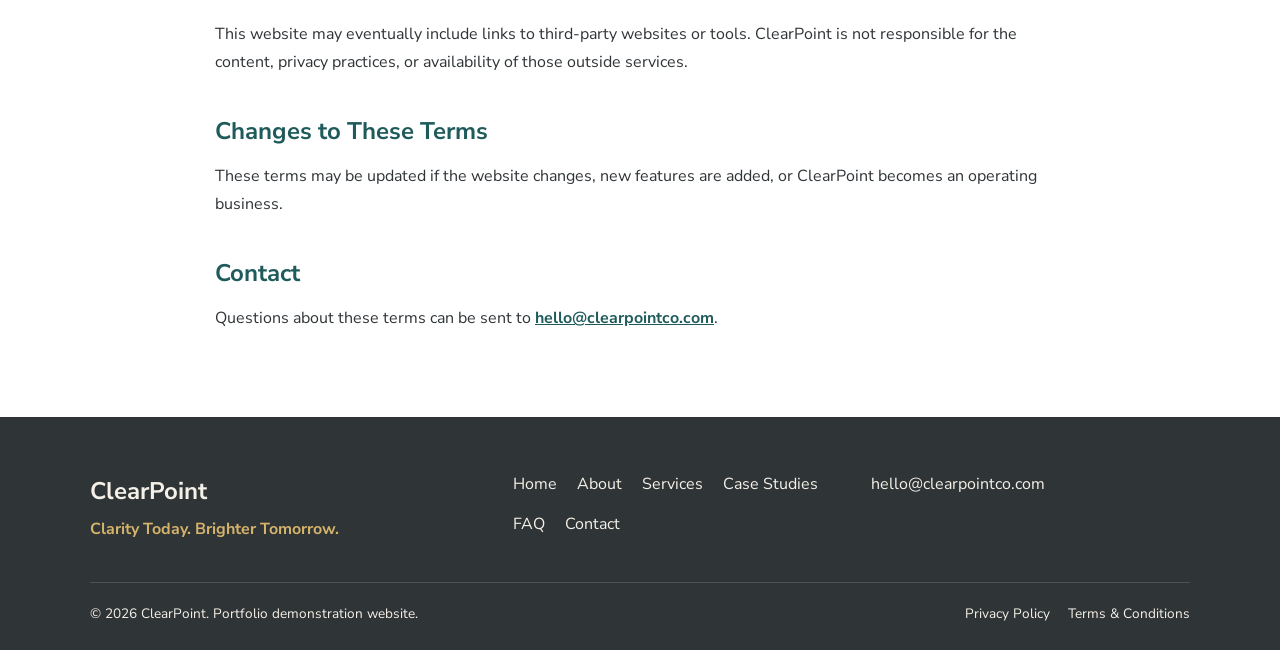
<file: terms.html>
<!DOCTYPE html>
<html lang="en">
<head> 
    <meta charset="UTF-8">
    <meta name="viewport" content="width=device-width, initial-scale=1.0">
    <meta name="description" content="Read ClearPoint's plain-language terms and conditions for this portfolio demonstration website.">
<title>Terms & Conditions | ClearPoint</title>
    <link rel="preconnect" href="https://fonts.gstatic.com" crossorigin>
<link href="https://fonts.googleapis.com/css2?family=Nunito+Sans:wght@400;500;600;700;800&display=swap" rel="stylesheet">
    <link rel="icon" type="image/png" href="images/favicon.png">
<link rel="icon" type="image/png" href="images/favicon.png">
<link rel="stylesheet" href="style.css">
</head>
<body>
<header class="site-header">
    <nav class="navbar">
        <a href="index.html" class="brand">
    <img src="images/clearpoint-logo.png" alt="ClearPoint">
</a>

        <div class="nav-links">
            <a href="index.html">Home</a>
            <a href="about.html">About</a>
            <a href="services.html">Services</a>
            <a href="case-studies.html">Case Studies</a>
            <a href="faq.html">FAQ</a>
            <a href="contact.html">Contact</a>
        </div>
        <button class="menu-toggle" aria-label="Open navigation menu" aria-expanded="false">
    ☰
</button>

        <a href="contact.html" class="nav-button">Let’s Work Together</a>
    </nav>
</header>    
<main>
<section class="page-hero">
    <div class="page-hero-content">
        <p class="eyebrow">TERMS & CONDITIONS</p>

        <h1>Simple terms. Clear expectations.</h1>

        <p>
            These terms explain how this ClearPoint portfolio website is intended to be used.
        </p>
    </div>
</section>

<section class="legal-section">
    <div class="legal-content">

        <p class="legal-updated"><strong>Last Updated:</strong> September 2026</p>

        <h2>About This Website</h2>

        <p>
            ClearPoint is a fictional business concept created as a portfolio project.
            This website demonstrates how an Agile and AI-empowered consulting business
            could be presented online.
        </p>

        <p>
            ClearPoint is not currently being used through this website to sell real
            consulting services.
        </p>

        <h2>Website Content</h2>

        <p>
            Information on this website is provided for general educational and
            demonstration purposes.
        </p>

        <p>
            Content related to Agile, Scrum, AI, project management, process improvement,
            and business practices should not be treated as professional, legal,
            financial, or technical advice for a specific situation.
        </p>

        <h2>Sample Case Studies</h2>

        <p>
            All companies, business challenges, statistics, results, and client scenarios
            shown in the case studies are fictional.
        </p>

        <p>
            They are included only to demonstrate how ClearPoint services could be applied
            in different small-business environments.
        </p>

        <h2>Consultation Requests</h2>

        <p>
            The consultation request form is part of this website demonstration.
            Submitting the form does not create a client relationship, consulting agreement,
            or guarantee that a consultation will take place.
        </p>

        <h2>Intellectual Property</h2>

        <p>
            Unless otherwise stated, the ClearPoint name, website design, written content,
            graphics, and branding used in this project are intended for portfolio and
            demonstration purposes.
        </p>

        <p>
            Content from this website should not be copied or presented as another
            person’s original work.
        </p>

        <h2>Outside Links</h2>

        <p>
            This website may eventually include links to third-party websites or tools.
            ClearPoint is not responsible for the content, privacy practices, or
            availability of those outside services.
        </p>

        <h2>Changes to These Terms</h2>

        <p>
            These terms may be updated if the website changes, new features are added,
            or ClearPoint becomes an operating business.
        </p>

        <h2>Contact</h2>

        <p>
            Questions about these terms can be sent to
            <a href="mailto:hello@clearpointco.com">hello@clearpointco.com</a>.
        </p>

    </div>
</section>
</main>
<footer class="site-footer">
    <div class="footer-content">

        <div class="footer-brand">
            <h3>ClearPoint</h3>
            <p>Clarity Today. Brighter Tomorrow.</p>
        </div>

        <div class="footer-links">
            <a href="index.html">Home</a>
            <a href="about.html">About</a>
            <a href="services.html">Services</a>
            <a href="case-studies.html">Case Studies</a>
            <a href="faq.html">FAQ</a>
            <a href="contact.html">Contact</a>
        </div>

        <div class="footer-contact">
            <a href="mailto:hello@clearpointco.com">hello@clearpointco.com</a>
        </div>

    </div>

    <div class="footer-bottom">
        <p>© 2026 ClearPoint. Portfolio demonstration website.</p>

        <div class="footer-legal">
            <a href="privacy.html">Privacy Policy</a>
            <a href="terms.html">Terms & Conditions</a>
        </div>
    </div>
</footer>
<button id="backToTop" class="back-to-top" aria-label="Back to top">
    ↑
</button>
<script src="script.js"></script>
</body>
</html>
</file>
<file: style.css>
:root {
    --teal: #1F5B5B;
    --cream: #F6F1E8;
    --gold: #D6B36A;
    --charcoal: #2F3437;
    --white: #FFFFFF;
}

* {
    box-sizing: border-box;
    margin: 0;
    padding: 0;
}

body {
   font-family: "Nunito Sans", sans-serif;
    background-color: var(--cream);
    color: var(--charcoal);
    line-height: 1.6;
}
.site-header {
    position: sticky;
    top: 0;
    z-index: 1000;
    background: rgba(246, 241, 232, 0.88);
    backdrop-filter: blur(12px);
    -webkit-backdrop-filter: blur(12px);
    border-bottom: 1px solid rgba(47, 52, 55, 0.08);
}

.navbar {
    max-width: 1200px;
    margin: 0 auto;
    padding: 18px 24px;
    display: flex;
    align-items: center;
    justify-content: space-between;
    gap: 30px;
}

.brand {
    color: var(--teal);
    font-size: 1.6rem;
    font-weight: 700;
    text-decoration: none;
}
.brand img {
    display: block;
    width: 150px;
    height: auto;
}

.nav-links {
    display: flex;
    align-items: center;
    gap: 24px;
}

.nav-links a {
    color: var(--charcoal);
    text-decoration: none;
    font-size: 0.95rem;
    font-weight: 500;
    transition: color 0.2s ease;
}

.nav-links a:hover {
    color: var(--teal);
}

.nav-button {
    background-color: var(--teal);
    color: var(--white);
    text-decoration: none;
    padding: 11px 18px;
    border-radius: 999px;
    font-weight: 600;
    transition: transform 0.2s ease, background-color 0.2s ease;
}

.nav-button:hover {
    transform: translateY(-2px);
    background-color: #174949;
}
.menu-toggle {
    display: none;
    background: none;
    border: none;
    color: var(--teal);
    font-size: 1.8rem;
    cursor: pointer;
}
.hero {
    max-width: 1200px;
    margin: 0 auto;
    padding: 90px 24px 70px;
    display: grid;
    grid-template-columns: 1.1fr 0.9fr;
    gap: 60px;
    align-items: center;
    min-height: 78vh;
}

.hero-content {
    max-width: 650px;
}

.eyebrow {
    color: var(--teal);
    font-size: 0.8rem;
    font-weight: 700;
    letter-spacing: 0.12em;
    margin-bottom: 18px;
}

.hero h1 {
    color: var(--charcoal);
    font-size: clamp(3rem, 7vw, 5.5rem);
    line-height: 0.95;
    letter-spacing: -0.04em;
    margin-bottom: 28px;
}

.hero-description {
    font-size: 1.1rem;
    max-width: 580px;
    margin-bottom: 30px;
}

.hero-buttons {
    display: flex;
    gap: 14px;
    flex-wrap: wrap;
    margin-bottom: 28px;
}

.primary-button,
.secondary-button {
    display: inline-block;
    text-decoration: none;
    padding: 14px 22px;
    border-radius: 999px;
    font-weight: 700;
    transition: 0.2s ease;
}

.primary-button {
    background-color: var(--teal);
    color: var(--white);
}

.primary-button:hover {
    background-color: #174949;
    transform: translateY(-2px);
}

.secondary-button {
    border: 1px solid var(--teal);
    color: var(--teal);
    background-color: transparent;
}

.secondary-button:hover {
    background-color: rgba(31, 91, 91, 0.08);
    transform: translateY(-2px);
}

.hero-tagline {
    color: var(--teal);
    font-weight: 700;
}

.hero-image {
    width: 100%;
}

.image-placeholder {
    min-height: 480px;
    border-radius: 32px;
    background:
        linear-gradient(
            135deg,
            rgba(31, 91, 91, 0.88),
            rgba(214, 179, 106, 0.55)
        );
    display: flex;
    align-items: center;
    justify-content: center;
    padding: 30px;
    box-shadow: 0 20px 50px rgba(47, 52, 55, 0.12);
}

.image-placeholder p {
    color: var(--white);
    font-weight: 700;
    font-size: 1.1rem;
}
.hero {
    max-width: 1200px;
    margin: 0 auto;
    padding: 90px 24px 70px;
    display: grid;
    grid-template-columns: 1.1fr 0.9fr;
    gap: 60px;
    align-items: center;
    min-height: 78vh;
}

.hero-content {
    max-width: 650px;
}

.eyebrow {
    color: var(--teal);
    font-size: 0.8rem;
    font-weight: 700;
    letter-spacing: 0.12em;
    margin-bottom: 18px;
}

.hero h1 {
    color: var(--charcoal);
    font-size: clamp(3rem, 7vw, 5.5rem);
    line-height: 0.95;
    letter-spacing: -0.04em;
    margin-bottom: 28px;
}

.hero-description {
    font-size: 1.1rem;
    max-width: 580px;
    margin-bottom: 30px;
}

.hero-buttons {
    display: flex;
    gap: 14px;
    flex-wrap: wrap;
    margin-bottom: 28px;
}

.primary-button,
.secondary-button {
    display: inline-block;
    text-decoration: none;
    padding: 14px 22px;
    border-radius: 999px;
    font-weight: 700;
    transition: 0.2s ease;
}

.primary-button {
    background-color: var(--teal);
    color: var(--white);
}

.primary-button:hover {
    background-color: #174949;
    transform: translateY(-2px);
}

.secondary-button {
    border: 1px solid var(--teal);
    color: var(--teal);
    background-color: transparent;
}

.secondary-button:hover {
    background-color: rgba(31, 91, 91, 0.08);
    transform: translateY(-2px);
}

.hero-tagline {
    color: var(--teal);
    font-weight: 700;
}

.hero-image {
    width: 100%;
}

.image-placeholder {
    min-height: 480px;
    border-radius: 32px;
    background:
        linear-gradient(
            135deg,
            rgba(31, 91, 91, 0.88),
            rgba(214, 179, 106, 0.55)
        );
    display: flex;
    align-items: center;
    justify-content: center;
    padding: 30px;
    box-shadow: 0 20px 50px rgba(47, 52, 55, 0.12);
}

.image-placeholder p {
    color: var(--white);
    font-weight: 700;
    font-size: 1.1rem;
}
.hero-photo {
    width: 100%;
    height: 480px;
    object-fit: cover;
    border-radius: 32px;
    box-shadow: 0 20px 50px rgba(47, 52, 55, 0.12);
    display: block;
}
.intro-section {
    padding: 90px 24px;
    background-color: var(--white);
}

.intro-content {
    max-width: 850px;
    margin: 0 auto;
}

.intro-content h2 {
    color: var(--teal);
    font-size: clamp(2.2rem, 4vw, 3.4rem);
    line-height: 1.1;
    margin-bottom: 24px;
}

.intro-content p {
    font-size: 1.08rem;
    margin-bottom: 18px;
}

.intro-highlight {
    background-color: var(--cream);
    border-left: 4px solid var(--gold);
    padding: 22px 24px;
    border-radius: 0 18px 18px 0;
    margin-top: 30px;
    font-weight: 600;
}
.services-preview {
    padding: 90px 24px;
    background-color: var(--cream);
}

.section-heading {
    max-width: 760px;
    margin: 0 auto 42px;
    text-align: center;
}

.section-heading h2 {
    color: var(--teal);
    font-size: clamp(2.1rem, 4vw, 3.2rem);
    line-height: 1.1;
}

.service-grid {
    max-width: 1200px;
    margin: 0 auto;
    display: grid;
    grid-template-columns: repeat(4, 1fr);
    gap: 22px;
}

.service-card {
    background-color: var(--white);
    padding: 28px;
    border-radius: 24px;
    box-shadow: 0 14px 36px rgba(47, 52, 55, 0.08);
    transition: transform 0.2s ease, box-shadow 0.2s ease;
}

.service-card:hover {
    transform: translateY(-5px);
    box-shadow: 0 18px 42px rgba(47, 52, 55, 0.12);
}

.service-card h3 {
    color: var(--teal);
    margin-bottom: 14px;
    font-size: 1.35rem;
}

.service-card p {
    margin-bottom: 18px;
}

.service-card span {
    color: var(--charcoal);
    font-size: 0.95rem;
    font-weight: 700;
}

.section-button-wrap {
    text-align: center;
    margin-top: 36px;
}
.ai-section {
    background-color: var(--teal);
    color: var(--white);
    padding: 90px 24px;
}

.ai-layout {
    max-width: 1150px;
    margin: 0 auto;
    display: grid;
    grid-template-columns: 1fr 1fr;
    gap: 70px;
    align-items: start;
}

.ai-section .eyebrow {
    color: var(--gold);
}

.ai-copy h2 {
    font-size: clamp(2.2rem, 4vw, 3.5rem);
    line-height: 1.1;
    margin-bottom: 26px;
}

.ai-copy p {
    margin-bottom: 18px;
    font-size: 1.05rem;
}

.ai-benefits {
    display: grid;
    gap: 18px;
}

.benefit-item {
    background-color: rgba(255, 255, 255, 0.1);
    padding: 22px;
    border-radius: 20px;
    display: flex;
    gap: 18px;
    align-items: flex-start;
}

.benefit-item span {
    color: var(--gold);
    font-weight: 800;
    font-size: 1.1rem;
}

.benefit-item h3 {
    margin-bottom: 5px;
    font-size: 1.15rem;
}

.benefit-item p {
    opacity: 0.9;
}

.ai-closing {
    max-width: 800px;
    margin: 45px auto 0;
    text-align: center;
    color: var(--cream);
    font-size: 1.1rem;
    font-weight: 700;
}
.why-section {
    padding: 90px 24px;
    background-color: var(--white);
}

.why-grid {
    max-width: 1100px;
    margin: 0 auto;
    display: grid;
    grid-template-columns: repeat(3, 1fr);
    gap: 24px;
}

.why-card {
    background-color: var(--cream);
    padding: 32px;
    border-radius: 24px;
    border-top: 4px solid var(--gold);
}

.why-card h3 {
    color: var(--teal);
    font-size: 1.3rem;
    margin-bottom: 12px;
}

.why-card p {
    font-size: 1rem;
}
.case-preview {
    padding: 90px 24px;
    background-color: var(--cream);
}

.case-grid {
    max-width: 1100px;
    margin: 0 auto;
    display: grid;
    grid-template-columns: repeat(2, 1fr);
    gap: 24px;
}

.case-card {
    background-color: var(--white);
    padding: 30px;
    border-radius: 24px;
    box-shadow: 0 14px 36px rgba(47, 52, 55, 0.08);
    transition: transform 0.2s ease;
}

.case-card:hover {
    transform: translateY(-4px);
}

.case-type {
    color: var(--gold);
    font-size: 0.78rem;
    font-weight: 800;
    letter-spacing: 0.1em;
    margin-bottom: 10px;
}

.case-card h3 {
    color: var(--teal);
    font-size: 1.4rem;
    margin-bottom: 12px;
}

.case-card p {
    margin-bottom: 18px;
}

.case-card strong {
    color: var(--teal);
}

.case-disclaimer {
    max-width: 700px;
    margin: 30px auto 0;
    text-align: center;
    font-size: 0.85rem;
    opacity: 0.7;
}
.owner-preview {
    padding: 90px 24px;
    background-color: var(--white);
}

.owner-layout {
    max-width: 1050px;
    margin: 0 auto;
    display: grid;
    grid-template-columns: 0.8fr 1.2fr;
    gap: 60px;
    align-items: center;
}

.owner-image img {
    width: 100%;
    max-width: 380px;
    display: block;
    margin: 0 auto;
    border-radius: 32px;
    box-shadow: 0 20px 50px rgba(47, 52, 55, 0.12);
}

.owner-content h2 {
    color: var(--teal);
    font-size: clamp(2.3rem, 4vw, 3.5rem);
    line-height: 1.1;
    margin-bottom: 8px;
}

.owner-title {
    color: var(--gold);
    font-weight: 800;
    margin-bottom: 20px;
}

.owner-content > p:not(.eyebrow):not(.owner-title) {
    margin-bottom: 18px;
    font-size: 1.05rem;
}

.owner-content .secondary-button {
    margin-top: 10px;
}
.final-cta {
    padding: 90px 24px;
    background-color: var(--gold);
}

.final-cta-content {
    max-width: 850px;
    margin: 0 auto;
    text-align: center;
}

.final-cta .eyebrow {
    color: var(--teal);
}

.final-cta h2 {
    color: var(--charcoal);
    font-size: clamp(2.4rem, 5vw, 4rem);
    line-height: 1.1;
    margin-bottom: 22px;
}

.final-cta p {
    max-width: 700px;
    margin: 0 auto 30px;
    font-size: 1.08rem;
}

.cta-button {
    display: inline-block;
    background-color: var(--teal);
    color: var(--white);
    text-decoration: none;
    padding: 15px 24px;
    border-radius: 999px;
    font-weight: 800;
    transition: transform 0.2s ease, background-color 0.2s ease;
}

.cta-button:hover {
    transform: translateY(-3px);
    background-color: #174949;
}
.site-footer {
    background-color: var(--charcoal);
    color: var(--cream);
    padding: 55px 24px 25px;
}

.footer-content {
    max-width: 1100px;
    margin: 0 auto;
    display: grid;
    grid-template-columns: 1.2fr 1fr 1fr;
    gap: 40px;
    align-items: start;
}

.footer-brand h3 {
    font-size: 1.5rem;
    margin-bottom: 6px;
}

.footer-brand p {
    color: var(--gold);
    font-weight: 700;
}

.footer-links {
    display: flex;
    flex-wrap: wrap;
    gap: 14px 20px;
}

.footer-links a,
.footer-contact a,
.footer-legal a {
    color: var(--cream);
    text-decoration: none;
    transition: color 0.2s ease;
}

.footer-links a:hover,
.footer-contact a:hover,
.footer-legal a:hover {
    color: var(--gold);
}

.footer-bottom {
    max-width: 1100px;
    margin: 40px auto 0;
    padding-top: 20px;
    border-top: 1px solid rgba(246, 241, 232, 0.15);
    display: flex;
    justify-content: space-between;
    gap: 20px;
    font-size: 0.85rem;
}

.footer-legal {
    display: flex;
    gap: 18px;
}
/* ------------------------------
   RESPONSIVE DESIGN
------------------------------ */

@media (max-width: 950px) {

    .hero {
        grid-template-columns: 1fr;
        gap: 40px;
        padding-top: 65px;
    }

    .hero-content {
        max-width: 750px;
    }

    .hero-photo {
        height: 420px;
    }

    .service-grid {
        grid-template-columns: repeat(2, 1fr);
    }

    .ai-layout {
        grid-template-columns: 1fr;
        gap: 45px;
    }

    .why-grid {
        grid-template-columns: 1fr;
    }

    .owner-layout {
        grid-template-columns: 1fr;
        gap: 40px;
    }

    .owner-image img {
        max-width: 330px;
    }

    .footer-content {
        grid-template-columns: 1fr;
    }
    .values-grid {
    grid-template-columns: repeat(2, 1fr);
}
}


@media (max-width: 700px) {

    .navbar {
        padding: 15px 18px;
    }

    .nav-links {
        display: none;
    }

    .nav-button {
        font-size: 0.85rem;
        padding: 10px 14px;
    }

    .hero {
        padding: 55px 20px;
        min-height: auto;
    }

    .hero h1 {
        font-size: 3.1rem;
    }

    .hero-photo {
        height: 340px;
        border-radius: 24px;
    }

    .intro-section,
    .services-preview,
    .ai-section,
    .why-section,
    .case-preview,
    .owner-preview,
    .final-cta {
        padding: 70px 20px;
    }

    .service-grid {
        grid-template-columns: 1fr;
    }

    .case-grid {
        grid-template-columns: 1fr;
    }

    .hero-buttons {
        flex-direction: column;
        align-items: flex-start;
    }

    .primary-button,
    .secondary-button {
        text-align: center;
    }

    .footer-bottom {
        flex-direction: column;
    }

    .footer-legal {
        flex-wrap: wrap;
    }
    .menu-toggle {
    display: block;
    .mission-vision {
    grid-template-columns: 1fr;
    padding: 70px 20px;
}
.values-grid {
    grid-template-columns: 1fr;
}
.about-owner-layout {
    grid-template-columns: 1fr;
    gap: 40px;
}

.about-owner {
    padding: 70px 20px;
}
}

.nav-button {
    display: none;
}

.nav-links {
    position: absolute;
    top: 72px;
    left: 18px;
    right: 18px;
    background-color: var(--cream);
    padding: 20px;
    border-radius: 20px;
    box-shadow: 0 14px 36px rgba(47, 52, 55, 0.12);
    flex-direction: column;
    align-items: flex-start;
    gap: 16px;
}
.services-detail-grid {
    grid-template-columns: 1fr;
}

.services-detail {
    padding: 70px 20px;
}
.nav-links.active {
    display: flex;
}
.case-study-content {
    grid-template-columns: 1fr;
}

.case-study-block {
    padding: 28px 22px;
}

.case-studies-detail {
    padding: 70px 20px;
}
.contact-layout {
    grid-template-columns: 1fr;
    gap: 40px;
}

.consultation-form {
    grid-template-columns: 1fr;
}

.full-width,
.form-submit,
.form-success {
    grid-column: 1;
}

.contact-section {
    padding: 70px 20px;
}
}
.back-to-top {
    position: fixed;
    right: 22px;
    bottom: 22px;
    width: 46px;
    height: 46px;
    border: none;
    border-radius: 50%;
    background-color: var(--teal);
    color: var(--white);
    font-size: 1.2rem;
    cursor: pointer;
    box-shadow: 0 10px 25px rgba(47, 52, 55, 0.18);
    opacity: 0;
    visibility: hidden;
    transform: translateY(10px);
    transition: 0.2s ease;
    z-index: 999;
}

.back-to-top.show {
    opacity: 1;
    visibility: visible;
    transform: translateY(0);
}

.back-to-top:hover {
    background-color: #174949;
    transform: translateY(-2px);
}
.page-hero {
    padding: 110px 24px 85px;
    background:
        linear-gradient(
            135deg,
            rgba(246, 241, 232, 1),
            rgba(214, 179, 106, 0.18)
        );
    text-align: center;
}

.page-hero-content {
    max-width: 850px;
    margin: 0 auto;
}

.page-hero h1 {
    color: var(--teal);
    font-size: clamp(2.8rem, 6vw, 4.8rem);
    line-height: 1.05;
    margin-bottom: 24px;
}

.page-hero p:not(.eyebrow) {
    max-width: 700px;
    margin: 0 auto;
    font-size: 1.1rem;
}
.about-intro {
    padding: 85px 24px;
    background-color: var(--white);
}

.about-intro-content {
    max-width: 850px;
    margin: 0 auto;
}

.about-intro-content p {
    font-size: 1.12rem;
    margin-bottom: 20px;
}

.about-intro-content p:first-child {
    color: var(--teal);
    font-size: 1.45rem;
    font-weight: 700;
}
.mission-vision {
    max-width: 1100px;
    margin: 0 auto;
    padding: 85px 24px;
    display: grid;
    grid-template-columns: 1.2fr 0.8fr;
    gap: 24px;
}

.mission-card,
.vision-card {
    padding: 36px;
    border-radius: 28px;
}

.mission-card {
    background-color: var(--teal);
    color: var(--white);
}

.vision-card {
    background-color: var(--cream);
    border: 1px solid rgba(47, 52, 55, 0.08);
}

.mission-card .eyebrow {
    color: var(--gold);
}

.mission-card h2,
.vision-card h2 {
    font-size: 2rem;
    line-height: 1.15;
    margin-bottom: 18px;
}

.vision-card h2 {
    color: var(--teal);
}
.values-section {
    padding: 90px 24px;
    background-color: var(--cream);
}

.values-grid {
    max-width: 1100px;
    margin: 0 auto;
    display: grid;
    grid-template-columns: repeat(4, 1fr);
    gap: 22px;
}

.value-card {
    background-color: var(--white);
    padding: 30px;
    border-radius: 24px;
    border-bottom: 4px solid var(--gold);
    box-shadow: 0 12px 30px rgba(47, 52, 55, 0.06);
}

.value-card h3 {
    color: var(--teal);
    font-size: 1.4rem;
    margin-bottom: 12px;
}
.about-owner {
    padding: 95px 24px;
    background-color: var(--white);
}

.about-owner-layout {
    max-width: 1100px;
    margin: 0 auto;
    display: grid;
    grid-template-columns: 0.8fr 1.2fr;
    gap: 65px;
    align-items: center;
}

.about-owner-image img {
    width: 100%;
    max-width: 390px;
    display: block;
    margin: 0 auto;
    border-radius: 32px;
    box-shadow: 0 20px 50px rgba(47, 52, 55, 0.12);
}

.about-owner-content h2 {
    color: var(--teal);
    font-size: clamp(2.4rem, 4vw, 3.5rem);
    line-height: 1.1;
    margin-bottom: 6px;
}

.about-owner-content p {
    margin-bottom: 18px;
    font-size: 1.05rem;
}
.services-detail {
    padding: 90px 24px;
    background-color: var(--white);
}

.services-detail-grid {
    max-width: 1100px;
    margin: 0 auto;
    display: grid;
    grid-template-columns: repeat(2, 1fr);
    gap: 26px;
}

.service-detail-card {
    background-color: var(--cream);
    padding: 34px;
    border-radius: 28px;
    border-top: 4px solid var(--gold);
}

.service-number {
    color: var(--gold);
    font-weight: 800;
    margin-bottom: 8px;
}

.service-detail-card h2 {
    color: var(--teal);
    font-size: 1.8rem;
    margin-bottom: 16px;
}

.service-detail-card > p {
    margin-bottom: 16px;
}

.service-best-for {
    padding-top: 14px;
    border-top: 1px solid rgba(47, 52, 55, 0.1);
}

.service-value {
    color: var(--teal);
}
.service-comparison {
    padding: 90px 24px;
    background-color: var(--cream);
}

.comparison-table-wrap {
    max-width: 1000px;
    margin: 0 auto;
    overflow-x: auto;
}

.comparison-table {
    width: 100%;
    border-collapse: collapse;
    background-color: var(--white);
    border-radius: 24px;
    overflow: hidden;
    box-shadow: 0 14px 36px rgba(47, 52, 55, 0.08);
}

.comparison-table th,
.comparison-table td {
    padding: 20px;
    text-align: left;
    border-bottom: 1px solid rgba(47, 52, 55, 0.08);
}

.comparison-table th {
    background-color: var(--teal);
    color: var(--white);
}

.comparison-table td:first-child {
    color: var(--teal);
    font-weight: 700;
}
.case-page-disclaimer {
    margin-top: 18px !important;
    font-size: 0.9rem !important;
    opacity: 0.75;
}
.case-studies-detail {
    padding: 90px 24px;
    background-color: var(--white);
}

.case-study-block {
    max-width: 1050px;
    margin: 0 auto 45px;
    padding: 38px;
    background-color: var(--cream);
    border-radius: 28px;
    box-shadow: 0 14px 36px rgba(47, 52, 55, 0.07);
}

.case-study-heading {
    margin-bottom: 28px;
}

.case-study-heading h2 {
    color: var(--teal);
    font-size: 2rem;
}

.case-study-content {
    display: grid;
    grid-template-columns: 1fr 1fr;
    gap: 30px;
    margin-bottom: 28px;
}

.case-study-content h3,
.results-box h3 {
    color: var(--teal);
    margin-bottom: 10px;
}

.results-box {
    background-color: var(--white);
    padding: 24px;
    border-radius: 20px;
    margin-bottom: 22px;
}

.results-box ul {
    padding-left: 22px;
}

.results-box li {
    margin-bottom: 8px;
}

.services-used {
    font-size: 0.95rem;
    color: var(--charcoal);
}
.faq-section {
    padding: 90px 24px;
    background-color: var(--white);
}

.faq-list {
    max-width: 850px;
    margin: 0 auto;
}

.faq-item {
    background-color: var(--cream);
    border-radius: 20px;
    margin-bottom: 16px;
    overflow: hidden;
}

.faq-question {
    width: 100%;
    border: none;
    background: none;
    padding: 24px;
    display: flex;
    align-items: center;
    justify-content: space-between;
    gap: 20px;
    text-align: left;
    color: var(--teal);
    font-family: inherit;
    font-size: 1.08rem;
    font-weight: 800;
    cursor: pointer;
}

.faq-icon {
    color: var(--gold);
    font-size: 1.6rem;
    flex-shrink: 0;
}

.faq-answer {
    display: none;
    padding: 0 24px 24px;
}

.faq-answer p {
    line-height: 1.7;
}

.faq-item.active .faq-answer {
    display: block;
}
.contact-layout {
    grid-template-columns: 1fr;
    gap: 40px;
}

.consultation-form {
    grid-template-columns: 1fr;
}

.full-width,
.form-submit,
.form-success {
    grid-column: 1;
}

.contact-section {
    padding: 70px 20px;
}
.next-steps-section {
    padding: 90px 24px;
    background-color: var(--cream);
}

.next-steps-grid {
    max-width: 1000px;
    margin: 0 auto;
    display: grid;
    grid-template-columns: repeat(3, 1fr);
    gap: 24px;
}

.next-step-card {
    background-color: var(--white);
    padding: 30px;
    border-radius: 24px;
    box-shadow: 0 12px 30px rgba(47, 52, 55, 0.06);
}

.next-step-card span {
    color: var(--gold);
    font-weight: 800;
}

.next-step-card h3 {
    color: var(--teal);
    margin: 10px 0;
}
.legal-section {
    padding: 85px 24px;
    background-color: var(--white);
}

.legal-content {
    max-width: 850px;
    margin: 0 auto;
}

.legal-content h2 {
    color: var(--teal);
    margin-top: 36px;
    margin-bottom: 12px;
}

.legal-content p,
.legal-content li {
    line-height: 1.75;
}

.legal-content ul {
    padding-left: 24px;
    margin: 15px 0 24px;
}

.legal-content li {
    margin-bottom: 8px;
}

.legal-content a {
    color: var(--teal);
    font-weight: 700;
}

.legal-updated {
    color: var(--gold);
    margin-bottom: 24px;
}
.error-page {
    min-height: 75vh;
    padding: 100px 24px;
    background:
        linear-gradient(
            135deg,
            var(--cream),
            rgba(214, 179, 106, 0.22)
        );
    display: flex;
    align-items: center;
    justify-content: center;
    text-align: center;
}

.error-content {
    max-width: 700px;
}

.error-number {
    color: var(--gold);
    font-size: clamp(5rem, 15vw, 9rem);
    font-weight: 800;
    line-height: 1;
    margin-bottom: 10px;
}

.error-content h1 {
    color: var(--teal);
    font-size: clamp(2.3rem, 5vw, 4rem);
    line-height: 1.1;
    margin-bottom: 20px;
}

.error-content > p:not(.error-number) {
    font-size: 1.1rem;
    margin-bottom: 30px;
}
/* CONTACT PAGE - FINAL FIX */

.contact-section {
    padding: 90px 24px;
    background-color: var(--white);
}

.contact-layout {
    max-width: 1100px;
    margin: 0 auto;
    display: grid;
    grid-template-columns: 0.8fr 1.2fr;
    gap: 60px;
    align-items: start;
}

.contact-info h2 {
    color: var(--teal);
    font-size: 2.4rem;
    line-height: 1.1;
    margin-bottom: 20px;
}

.contact-info p {
    margin-bottom: 20px;
}

.contact-email a {
    color: var(--teal);
    text-decoration: none;
    font-weight: 700;
}

.consultation-form {
    background-color: var(--cream);
    padding: 34px;
    border-radius: 28px;
    display: grid;
    grid-template-columns: 1fr 1fr;
    gap: 20px;
}

.form-group {
    display: flex;
    flex-direction: column;
}

.form-group label {
    margin-bottom: 8px;
    font-weight: 700;
    color: var(--charcoal);
}

.form-group input,
.form-group select,
.form-group textarea {
    width: 100%;
    padding: 14px 16px;
    border: 1px solid rgba(47, 52, 55, 0.2);
    border-radius: 14px;
    font-family: inherit;
    font-size: 1rem;
    background-color: var(--white);
}

.form-group input:focus,
.form-group select:focus,
.form-group textarea:focus {
    outline: 2px solid var(--gold);
    border-color: transparent;
}

.full-width {
    grid-column: 1 / -1;
}

.form-submit {
    grid-column: 1 / -1;
    border: none;
    background-color: var(--teal);
    color: var(--white);
    padding: 15px 22px;
    border-radius: 999px;
    font-family: inherit;
    font-size: 1rem;
    font-weight: 800;
    cursor: pointer;
}

.form-success {
    grid-column: 1 / -1;
    display: none;
    background-color: var(--white);
    border-left: 4px solid var(--gold);
    padding: 22px;
    border-radius: 0 18px 18px 0;
}

@media (max-width: 700px) {
    .contact-layout {
        grid-template-columns: 1fr;
        gap: 40px;
    }

    .consultation-form {
        grid-template-columns: 1fr;
    }

    .full-width,
    .form-submit,
    .form-success {
        grid-column: 1;
    }

    .contact-section {
        padding: 70px 20px;
    }
}
</file>
